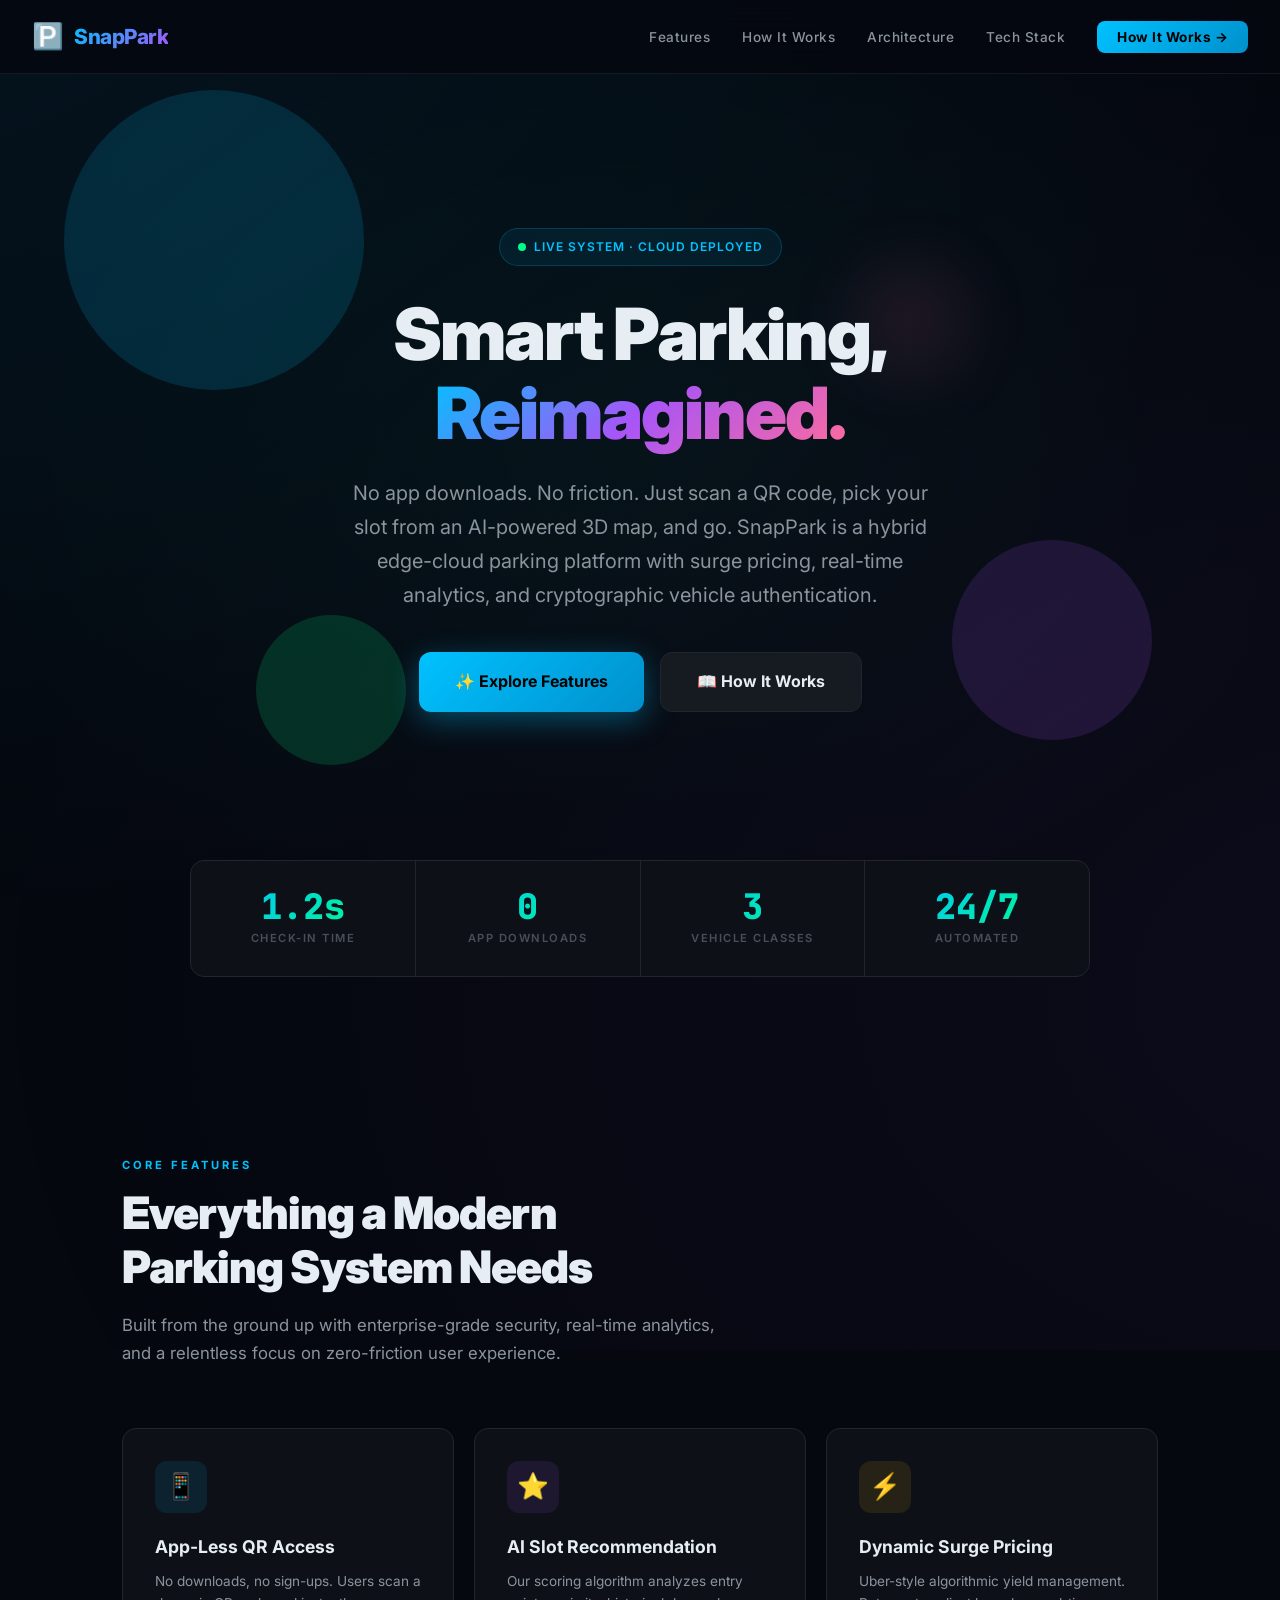
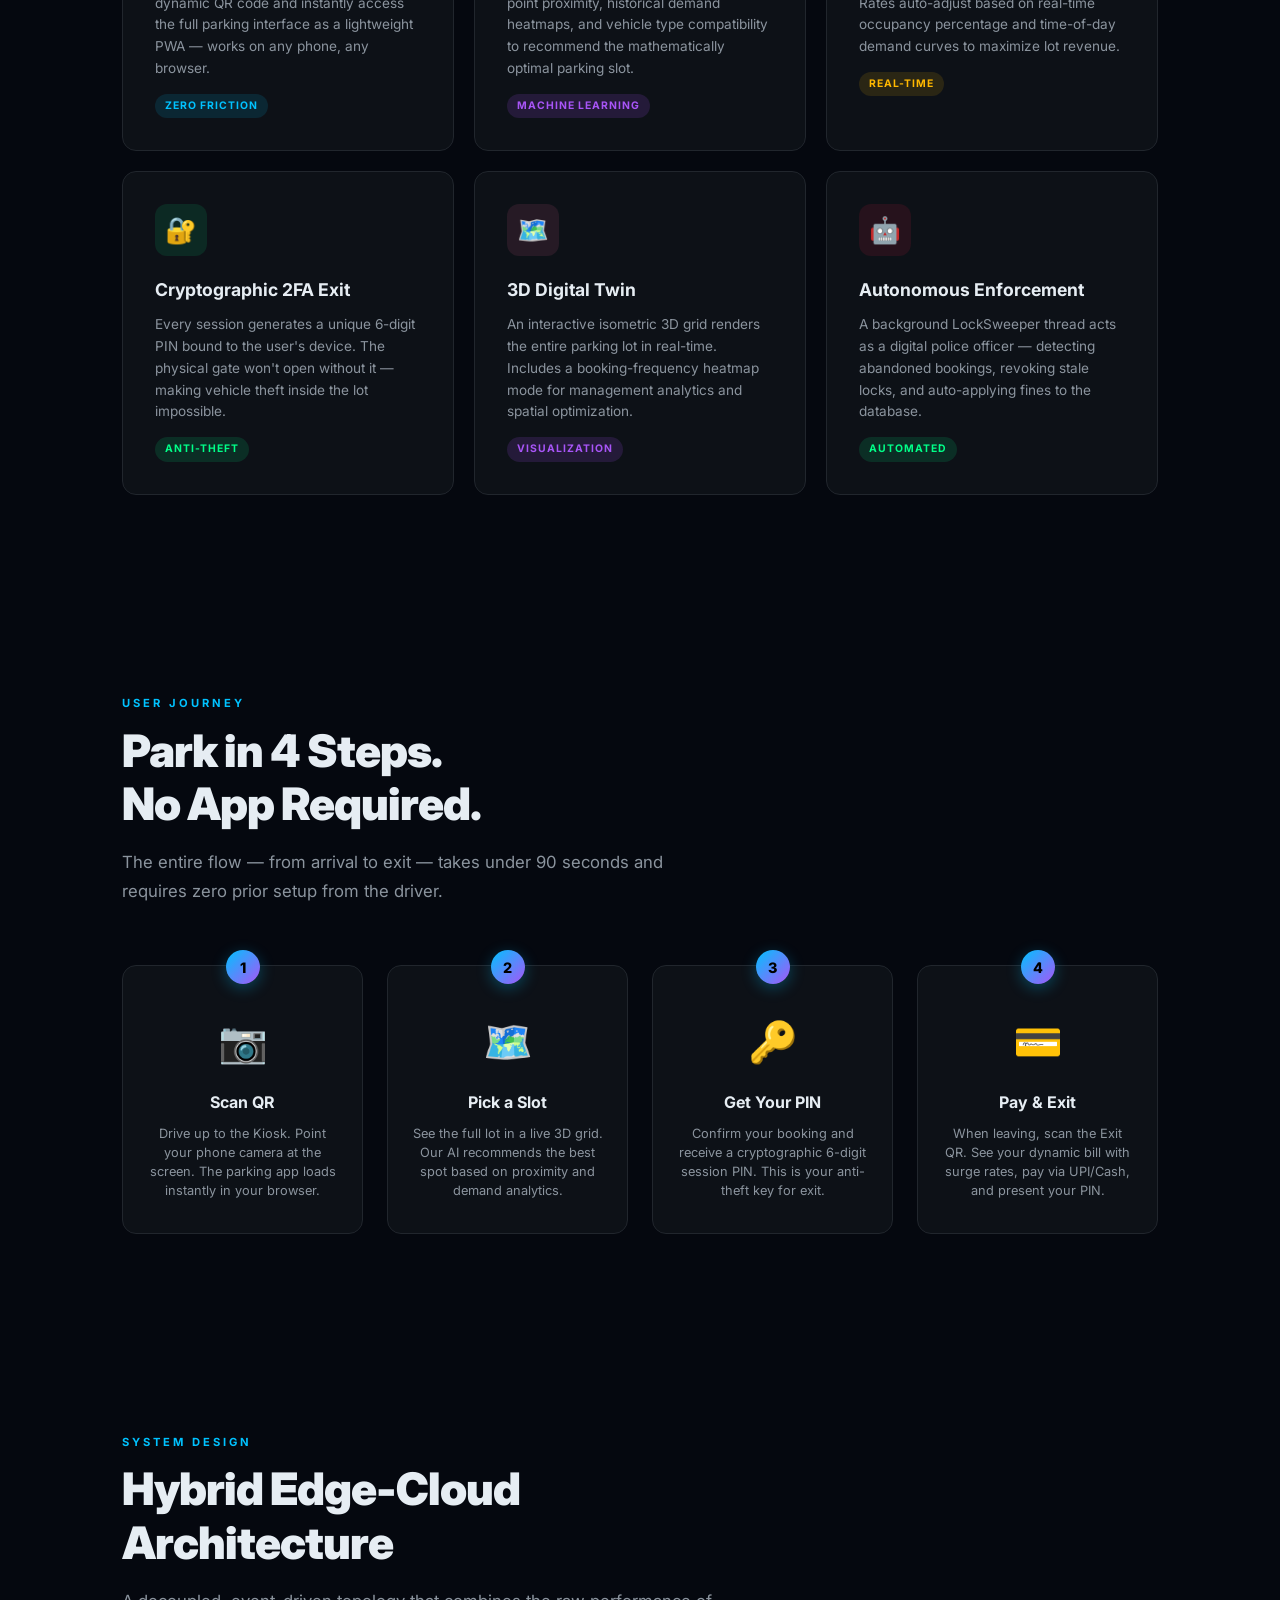
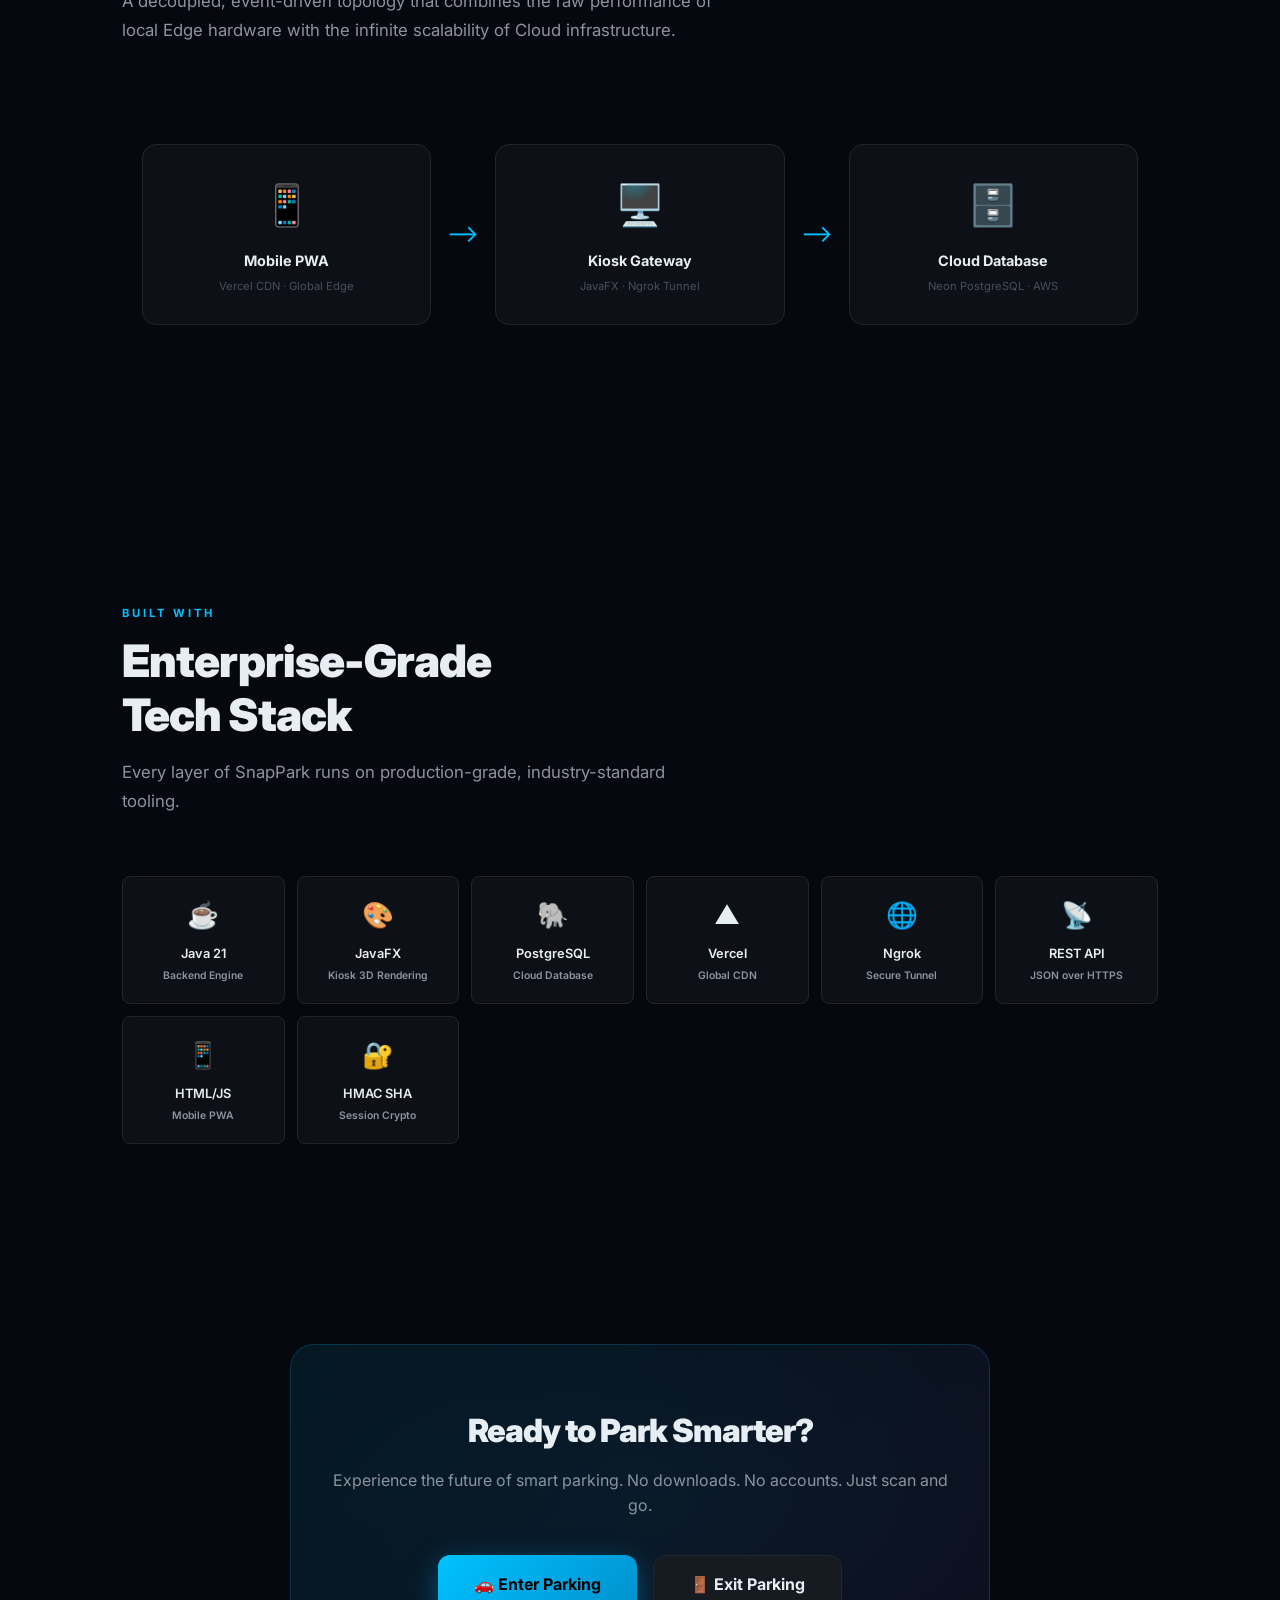
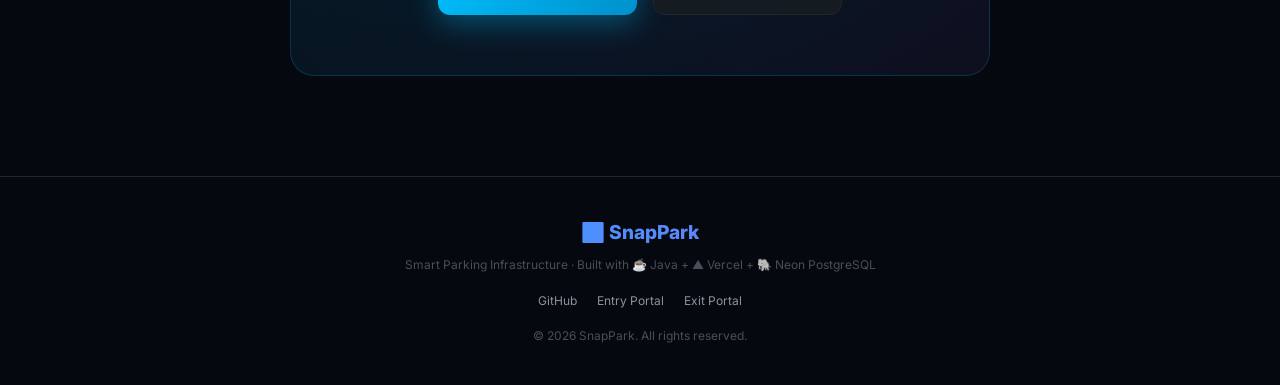
<file: snappark-web/index.html>
<!DOCTYPE html>
<html lang="en">
<head>
    <meta charset="UTF-8">
    <meta name="viewport" content="width=device-width, initial-scale=1.0">
    <title>SnapPark — Smart Parking, Reimagined</title>
    <meta name="description" content="SnapPark is an AI-powered, app-less smart parking system. Scan a QR code, pick your slot, and go. No downloads. No friction. Just park.">
    <link rel="icon" href="data:image/svg+xml,<svg xmlns='http://www.w3.org/2000/svg' viewBox='0 0 100 100'><text y='.9em' font-size='90'>🅿️</text></svg>">
    <link rel="preconnect" href="https://fonts.googleapis.com">
    <link rel="preconnect" href="https://fonts.gstatic.com" crossorigin>
    <link href="https://fonts.googleapis.com/css2?family=Inter:wght@300;400;500;600;700;800;900&family=JetBrains+Mono:wght@400;600&display=swap" rel="stylesheet">
    <style>
        /* ═══════════════════════════════════════════════════════════
           SNAPPARK LANDING PAGE — Premium Dark Theme
           ═══════════════════════════════════════════════════════════ */
        :root {
            --bg-primary:     #05080F;
            --bg-card:        #0D1117;
            --bg-elevated:    #161B22;
            --accent-cyan:    #00C2FF;
            --accent-green:   #00FF88;
            --accent-red:     #FF2244;
            --accent-amber:   #FFB800;
            --accent-purple:  #A855F7;
            --accent-pink:    #FF6B9D;
            --text-primary:   #E6EDF3;
            --text-secondary: #8B949E;
            --text-muted:     #484F58;
            --border:         #21262D;
            --radius:         14px;
            --radius-sm:      8px;
            --transition:     0.3s cubic-bezier(0.4, 0, 0.2, 1);
        }

        * { margin: 0; padding: 0; box-sizing: border-box; }

        html {
            scroll-behavior: smooth;
        }

        body {
            font-family: 'Inter', -apple-system, BlinkMacSystemFont, sans-serif;
            background: var(--bg-primary);
            color: var(--text-primary);
            line-height: 1.6;
            -webkit-font-smoothing: antialiased;
            overflow-x: hidden;
        }

        /* ─── Animated Background ─── */
        body::before {
            content: '';
            position: fixed;
            top: -50%; left: -50%;
            width: 200%; height: 200%;
            background: 
                radial-gradient(ellipse at 20% 20%, rgba(0,194,255,0.07) 0%, transparent 50%),
                radial-gradient(ellipse at 80% 80%, rgba(168,85,247,0.05) 0%, transparent 50%),
                radial-gradient(ellipse at 50% 50%, rgba(0,255,136,0.03) 0%, transparent 40%);
            pointer-events: none;
            z-index: 0;
            animation: bgShift 25s ease-in-out infinite alternate;
        }

        @keyframes bgShift {
            0% { transform: translate(0, 0) rotate(0deg); }
            100% { transform: translate(-5%, -5%) rotate(3deg); }
        }

        /* ─── Animations ─── */
        @keyframes fadeInUp {
            from { opacity: 0; transform: translateY(40px); }
            to { opacity: 1; transform: translateY(0); }
        }
        @keyframes fadeInDown {
            from { opacity: 0; transform: translateY(-30px); }
            to { opacity: 1; transform: translateY(0); }
        }
        @keyframes scaleIn {
            from { transform: scale(0.85); opacity: 0; }
            to { transform: scale(1); opacity: 1; }
        }
        @keyframes float {
            0%, 100% { transform: translateY(0px); }
            50% { transform: translateY(-12px); }
        }
        @keyframes pulse {
            0%, 100% { box-shadow: 0 0 20px rgba(0,194,255,0.2); }
            50% { box-shadow: 0 0 40px rgba(0,194,255,0.5); }
        }
        @keyframes shimmer {
            0% { background-position: -200% 0; }
            100% { background-position: 200% 0; }
        }
        @keyframes slideInLeft {
            from { opacity: 0; transform: translateX(-60px); }
            to { opacity: 1; transform: translateX(0); }
        }
        @keyframes slideInRight {
            from { opacity: 0; transform: translateX(60px); }
            to { opacity: 1; transform: translateX(0); }
        }
        @keyframes gridPulse {
            0%, 100% { opacity: 0.4; }
            50% { opacity: 1; }
        }
        @keyframes countUp {
            from { opacity: 0; transform: scale(0.5); }
            to { opacity: 1; transform: scale(1); }
        }
        @keyframes typewriter {
            from { width: 0; }
            to { width: 100%; }
        }
        @keyframes blink {
            0%, 50% { border-color: var(--accent-cyan); }
            51%, 100% { border-color: transparent; }
        }
        @keyframes orbitSlow {
            from { transform: rotate(0deg); }
            to { transform: rotate(360deg); }
        }

        .reveal {
            opacity: 0;
            transform: translateY(40px);
            transition: all 0.8s cubic-bezier(0.4, 0, 0.2, 1);
        }
        .reveal.visible {
            opacity: 1;
            transform: translateY(0);
        }

        /* ═══════════════════════════════════
           NAVBAR
           ═══════════════════════════════════ */
        .navbar {
            position: fixed;
            top: 0; left: 0; right: 0;
            z-index: 100;
            padding: 16px 32px;
            display: flex;
            justify-content: space-between;
            align-items: center;
            background: rgba(5, 8, 15, 0.85);
            backdrop-filter: blur(20px) saturate(180%);
            -webkit-backdrop-filter: blur(20px) saturate(180%);
            border-bottom: 1px solid rgba(33, 38, 45, 0.6);
            transition: all 0.4s ease;
        }

        .navbar.scrolled {
            padding: 10px 32px;
            background: rgba(5, 8, 15, 0.95);
        }

        .nav-brand {
            display: flex;
            align-items: center;
            gap: 10px;
            text-decoration: none;
        }

        .nav-logo {
            font-size: 1.6rem;
        }

        .nav-name {
            font-size: 1.3rem;
            font-weight: 800;
            letter-spacing: -0.5px;
            background: linear-gradient(135deg, var(--accent-cyan), var(--accent-purple));
            -webkit-background-clip: text;
            -webkit-text-fill-color: transparent;
            background-clip: text;
        }

        .nav-links {
            display: flex;
            gap: 32px;
            align-items: center;
            list-style: none;
        }

        .nav-links a {
            text-decoration: none;
            color: var(--text-secondary);
            font-size: 0.85rem;
            font-weight: 500;
            letter-spacing: 0.5px;
            transition: color var(--transition);
            position: relative;
        }

        .nav-links a::after {
            content: '';
            position: absolute;
            bottom: -4px; left: 0;
            width: 0; height: 2px;
            background: var(--accent-cyan);
            transition: width var(--transition);
        }

        .nav-links a:hover { color: var(--accent-cyan); }
        .nav-links a:hover::after { width: 100%; }

        .nav-cta {
            padding: 8px 20px !important;
            background: linear-gradient(135deg, var(--accent-cyan), #0090cc) !important;
            color: #000 !important;
            border-radius: 8px;
            font-weight: 700 !important;
            -webkit-text-fill-color: #000 !important;
        }

        .nav-cta:hover {
            box-shadow: 0 4px 20px rgba(0,194,255,0.4);
            transform: translateY(-1px);
        }

        .nav-cta::after { display: none !important; }

        /* ═══════════════════════════════════
           HERO SECTION
           ═══════════════════════════════════ */
        .hero {
            position: relative;
            z-index: 1;
            min-height: 100vh;
            display: flex;
            align-items: center;
            justify-content: center;
            padding: 120px 32px 80px;
            text-align: center;
        }

        .hero-content {
            max-width: 800px;
        }

        .hero-badge {
            display: inline-flex;
            align-items: center;
            gap: 8px;
            padding: 8px 18px;
            background: rgba(0,194,255,0.08);
            border: 1px solid rgba(0,194,255,0.2);
            border-radius: 40px;
            font-size: 0.75rem;
            font-weight: 600;
            color: var(--accent-cyan);
            margin-bottom: 28px;
            animation: fadeInDown 0.8s ease-out;
            letter-spacing: 1px;
            text-transform: uppercase;
        }

        .hero-badge .pulse-dot {
            width: 8px; height: 8px;
            border-radius: 50%;
            background: var(--accent-green);
            animation: gridPulse 2s ease-in-out infinite;
        }

        .hero h1 {
            font-size: clamp(2.5rem, 6vw, 4.5rem);
            font-weight: 900;
            line-height: 1.1;
            letter-spacing: -2px;
            margin-bottom: 24px;
            animation: fadeInUp 0.8s ease-out 0.2s both;
        }

        .hero h1 .gradient-text {
            background: linear-gradient(135deg, var(--accent-cyan) 0%, var(--accent-purple) 50%, var(--accent-pink) 100%);
            -webkit-background-clip: text;
            -webkit-text-fill-color: transparent;
            background-clip: text;
        }

        .hero p {
            font-size: clamp(1rem, 2vw, 1.25rem);
            color: var(--text-secondary);
            max-width: 580px;
            margin: 0 auto 40px;
            line-height: 1.7;
            animation: fadeInUp 0.8s ease-out 0.4s both;
        }

        .hero-buttons {
            display: flex;
            gap: 16px;
            justify-content: center;
            flex-wrap: wrap;
            animation: fadeInUp 0.8s ease-out 0.6s both;
        }

        .hero-btn {
            padding: 16px 36px;
            border-radius: 12px;
            font-family: 'Inter', sans-serif;
            font-size: 1rem;
            font-weight: 700;
            text-decoration: none;
            transition: all var(--transition);
            display: inline-flex;
            align-items: center;
            gap: 10px;
            cursor: pointer;
            border: none;
        }

        .hero-btn-primary {
            background: linear-gradient(135deg, var(--accent-cyan), #0090cc);
            color: #000;
            box-shadow: 0 8px 30px rgba(0,194,255,0.35);
        }

        .hero-btn-primary:hover {
            box-shadow: 0 12px 45px rgba(0,194,255,0.5);
            transform: translateY(-3px);
        }

        .hero-btn-secondary {
            background: var(--bg-elevated);
            border: 1.5px solid var(--border);
            color: var(--text-primary);
        }

        .hero-btn-secondary:hover {
            border-color: var(--accent-cyan);
            box-shadow: 0 8px 30px rgba(0,194,255,0.15);
            transform: translateY(-3px);
        }

        /* Floating particles behind hero */
        .hero-particles {
            position: absolute;
            inset: 0;
            overflow: hidden;
            pointer-events: none;
        }

        .particle {
            position: absolute;
            border-radius: 50%;
            opacity: 0.15;
            animation: float 8s ease-in-out infinite;
        }

        .particle:nth-child(1) { width: 300px; height: 300px; background: var(--accent-cyan); top: 10%; left: 5%; animation-delay: 0s; }
        .particle:nth-child(2) { width: 200px; height: 200px; background: var(--accent-purple); top: 60%; right: 10%; animation-delay: 2s; }
        .particle:nth-child(3) { width: 150px; height: 150px; background: var(--accent-green); bottom: 15%; left: 20%; animation-delay: 4s; }
        .particle:nth-child(4) { width: 100px; height: 100px; background: var(--accent-pink); top: 30%; right: 25%; animation-delay: 1s; filter: blur(40px); }

        /* ═══════════════════════════════════
           STATS BAR
           ═══════════════════════════════════ */
        .stats-section {
            position: relative;
            z-index: 1;
            padding: 0 32px;
            margin-top: -40px;
            margin-bottom: 80px;
        }

        .stats-grid {
            max-width: 900px;
            margin: 0 auto;
            display: grid;
            grid-template-columns: repeat(4, 1fr);
            gap: 1px;
            background: var(--border);
            border-radius: var(--radius);
            overflow: hidden;
            border: 1px solid var(--border);
        }

        .stat-card {
            background: var(--bg-card);
            padding: 28px 20px;
            text-align: center;
            transition: background var(--transition);
        }

        .stat-card:hover { background: var(--bg-elevated); }

        .stat-number {
            font-size: 2.2rem;
            font-weight: 900;
            font-family: 'JetBrains Mono', monospace;
            background: linear-gradient(135deg, var(--accent-cyan), var(--accent-green));
            -webkit-background-clip: text;
            -webkit-text-fill-color: transparent;
            background-clip: text;
            line-height: 1;
            margin-bottom: 6px;
        }

        .stat-label {
            font-size: 0.7rem;
            color: var(--text-muted);
            text-transform: uppercase;
            letter-spacing: 1.5px;
            font-weight: 600;
        }

        /* ═══════════════════════════════════
           FEATURES SECTION
           ═══════════════════════════════════ */
        .section {
            position: relative;
            z-index: 1;
            padding: 100px 32px;
            max-width: 1100px;
            margin: 0 auto;
        }

        .section-label {
            font-size: 0.7rem;
            font-weight: 700;
            letter-spacing: 3px;
            text-transform: uppercase;
            color: var(--accent-cyan);
            margin-bottom: 12px;
        }

        .section-title {
            font-size: clamp(1.8rem, 4vw, 2.8rem);
            font-weight: 900;
            letter-spacing: -1px;
            line-height: 1.2;
            margin-bottom: 16px;
        }

        .section-desc {
            font-size: 1.05rem;
            color: var(--text-secondary);
            max-width: 600px;
            line-height: 1.7;
            margin-bottom: 60px;
        }

        .features-grid {
            display: grid;
            grid-template-columns: repeat(auto-fit, minmax(300px, 1fr));
            gap: 20px;
        }

        .feature-card {
            background: var(--bg-card);
            border: 1px solid var(--border);
            border-radius: var(--radius);
            padding: 32px;
            transition: all var(--transition);
            position: relative;
            overflow: hidden;
        }

        .feature-card::before {
            content: '';
            position: absolute;
            top: 0; left: 0; right: 0;
            height: 3px;
            background: linear-gradient(90deg, var(--accent-cyan), var(--accent-purple));
            transform: scaleX(0);
            transform-origin: left;
            transition: transform 0.5s ease;
        }

        .feature-card:hover::before { transform: scaleX(1); }

        .feature-card:hover {
            border-color: rgba(0,194,255,0.2);
            transform: translateY(-4px);
            box-shadow: 0 20px 40px rgba(0,0,0,0.3);
        }

        .feature-icon {
            width: 52px; height: 52px;
            border-radius: 12px;
            display: flex;
            align-items: center;
            justify-content: center;
            font-size: 1.6rem;
            margin-bottom: 20px;
        }

        .feature-icon.cyan { background: rgba(0,194,255,0.1); }
        .feature-icon.green { background: rgba(0,255,136,0.1); }
        .feature-icon.purple { background: rgba(168,85,247,0.1); }
        .feature-icon.amber { background: rgba(255,184,0,0.1); }
        .feature-icon.pink { background: rgba(255,107,157,0.1); }
        .feature-icon.red { background: rgba(255,34,68,0.1); }

        .feature-card h3 {
            font-size: 1.1rem;
            font-weight: 700;
            margin-bottom: 10px;
        }

        .feature-card p {
            font-size: 0.85rem;
            color: var(--text-secondary);
            line-height: 1.6;
        }

        .feature-tag {
            display: inline-block;
            padding: 4px 10px;
            border-radius: 20px;
            font-size: 0.65rem;
            font-weight: 700;
            letter-spacing: 1px;
            text-transform: uppercase;
            margin-top: 14px;
        }

        .feature-tag.ai { background: rgba(168,85,247,0.15); color: var(--accent-purple); }
        .feature-tag.cloud { background: rgba(0,194,255,0.12); color: var(--accent-cyan); }
        .feature-tag.security { background: rgba(0,255,136,0.12); color: var(--accent-green); }
        .feature-tag.iot { background: rgba(255,184,0,0.12); color: var(--accent-amber); }

        /* ═══════════════════════════════════
           ARCHITECTURE SECTION
           ═══════════════════════════════════ */
        .arch-diagram {
            display: grid;
            grid-template-columns: 1fr auto 1fr auto 1fr;
            align-items: center;
            gap: 16px;
            padding: 40px 20px;
            margin-bottom: 40px;
        }

        .arch-node {
            background: var(--bg-card);
            border: 1px solid var(--border);
            border-radius: var(--radius);
            padding: 28px 20px;
            text-align: center;
            transition: all var(--transition);
        }

        .arch-node:hover {
            border-color: var(--accent-cyan);
            box-shadow: 0 0 30px rgba(0,194,255,0.15);
        }

        .arch-node-icon {
            font-size: 2.5rem;
            margin-bottom: 12px;
            display: block;
        }

        .arch-node-title {
            font-size: 0.9rem;
            font-weight: 700;
            margin-bottom: 6px;
        }

        .arch-node-desc {
            font-size: 0.7rem;
            color: var(--text-muted);
        }

        .arch-arrow {
            font-size: 1.5rem;
            color: var(--accent-cyan);
            text-align: center;
            animation: pulse 2.5s ease-in-out infinite;
        }

        /* ═══════════════════════════════════
           HOW IT WORKS
           ═══════════════════════════════════ */
        .steps-grid {
            display: grid;
            grid-template-columns: repeat(auto-fit, minmax(220px, 1fr));
            gap: 24px;
            counter-reset: step-counter;
        }

        .step-card {
            background: var(--bg-card);
            border: 1px solid var(--border);
            border-radius: var(--radius);
            padding: 32px 24px;
            text-align: center;
            position: relative;
            counter-increment: step-counter;
            transition: all var(--transition);
        }

        .step-card:hover {
            border-color: rgba(0,194,255,0.3);
            transform: translateY(-4px);
        }

        .step-card::before {
            content: counter(step-counter);
            position: absolute;
            top: -16px; left: 50%;
            transform: translateX(-50%);
            width: 34px; height: 34px;
            border-radius: 50%;
            background: linear-gradient(135deg, var(--accent-cyan), var(--accent-purple));
            color: #000;
            font-weight: 800;
            font-size: 0.9rem;
            display: flex;
            align-items: center;
            justify-content: center;
            box-shadow: 0 4px 15px rgba(0,194,255,0.3);
        }

        .step-icon {
            font-size: 2.5rem;
            margin: 12px 0 16px;
        }

        .step-card h3 {
            font-size: 1rem;
            font-weight: 700;
            margin-bottom: 8px;
        }

        .step-card p {
            font-size: 0.8rem;
            color: var(--text-secondary);
            line-height: 1.5;
        }

        /* ═══════════════════════════════════
           TECH STACK
           ═══════════════════════════════════ */
        .tech-grid {
            display: grid;
            grid-template-columns: repeat(auto-fit, minmax(145px, 1fr));
            gap: 12px;
        }

        .tech-chip {
            background: var(--bg-card);
            border: 1px solid var(--border);
            border-radius: var(--radius-sm);
            padding: 18px 14px;
            text-align: center;
            font-size: 0.8rem;
            font-weight: 600;
            transition: all var(--transition);
        }

        .tech-chip:hover {
            border-color: var(--accent-cyan);
            transform: translateY(-3px);
        }

        .tech-chip .tech-emoji {
            display: block;
            font-size: 1.6rem;
            margin-bottom: 8px;
        }

        .tech-chip span:last-child {
            color: var(--text-secondary);
            font-size: 0.65rem;
            display: block;
            margin-top: 4px;
        }

        /* ═══════════════════════════════════
           CTA SECTION
           ═══════════════════════════════════ */
        .cta-section {
            position: relative;
            z-index: 1;
            text-align: center;
            padding: 100px 32px;
        }

        .cta-box {
            max-width: 700px;
            margin: 0 auto;
            background: linear-gradient(135deg, rgba(0,194,255,0.08), rgba(168,85,247,0.06));
            border: 1px solid rgba(0,194,255,0.2);
            border-radius: 24px;
            padding: 60px 40px;
            position: relative;
            overflow: hidden;
        }

        .cta-box::before {
            content: '';
            position: absolute;
            top: -50%; left: -50%;
            width: 200%; height: 200%;
            background: radial-gradient(ellipse at center, rgba(0,194,255,0.05) 0%, transparent 60%);
            animation: orbitSlow 20s linear infinite;
        }

        .cta-box h2 {
            font-size: 2rem;
            font-weight: 900;
            letter-spacing: -1px;
            margin-bottom: 12px;
            position: relative;
        }

        .cta-box p {
            font-size: 1rem;
            color: var(--text-secondary);
            margin-bottom: 36px;
            position: relative;
        }

        .cta-buttons {
            display: flex;
            gap: 16px;
            justify-content: center;
            position: relative;
            flex-wrap: wrap;
        }

        /* ═══════════════════════════════════
           FOOTER
           ═══════════════════════════════════ */
        .footer {
            position: relative;
            z-index: 1;
            text-align: center;
            padding: 40px 32px;
            border-top: 1px solid var(--border);
        }

        .footer-brand {
            font-size: 1.2rem;
            font-weight: 800;
            background: linear-gradient(135deg, var(--accent-cyan), var(--accent-purple));
            -webkit-background-clip: text;
            -webkit-text-fill-color: transparent;
            background-clip: text;
            margin-bottom: 8px;
        }

        .footer p {
            font-size: 0.75rem;
            color: var(--text-muted);
        }

        .footer-links {
            display: flex;
            gap: 20px;
            justify-content: center;
            margin-top: 16px;
        }

        .footer-links a {
            font-size: 0.75rem;
            color: var(--text-secondary);
            text-decoration: none;
            transition: color var(--transition);
        }

        .footer-links a:hover { color: var(--accent-cyan); }

        /* ═══════════════════════════════════
           RESPONSIVE
           ═══════════════════════════════════ */
        @media (max-width: 768px) {
            .navbar { padding: 12px 16px; }
            .nav-links { display: none; }
            .hero { padding: 100px 20px 60px; }
            .stats-grid { grid-template-columns: repeat(2, 1fr); }
            .section { padding: 60px 20px; }
            .arch-diagram { 
                grid-template-columns: 1fr;
                gap: 12px;
            }
            .arch-arrow { transform: rotate(90deg); }
            .cta-box { padding: 40px 24px; }
        }

        @media (max-width: 480px) {
            .features-grid { grid-template-columns: 1fr; }
            .steps-grid { grid-template-columns: 1fr 1fr; }
        }
    </style>
</head>
<body>

    <!-- ═══════════ NAVBAR ═══════════ -->
    <nav class="navbar" id="navbar">
        <a href="#" class="nav-brand">
            <span class="nav-logo">🅿️</span>
            <span class="nav-name">SnapPark</span>
        </a>
        <ul class="nav-links">
            <li><a href="#features">Features</a></li>
            <li><a href="#how-it-works">How It Works</a></li>
            <li><a href="#architecture">Architecture</a></li>
            <li><a href="#tech">Tech Stack</a></li>
            <li><a href="#how-it-works" class="nav-cta">How It Works →</a></li>
        </ul>
    </nav>

    <!-- ═══════════ HERO ═══════════ -->
    <section class="hero" id="hero">
        <div class="hero-particles">
            <div class="particle"></div>
            <div class="particle"></div>
            <div class="particle"></div>
            <div class="particle"></div>
        </div>
        <div class="hero-content">
            <div class="hero-badge">
                <span class="pulse-dot"></span>
                Live System · Cloud Deployed
            </div>
            <h1>
                Smart Parking,<br>
                <span class="gradient-text">Reimagined.</span>
            </h1>
            <p>
                No app downloads. No friction. Just scan a QR code, pick your slot from an AI-powered 3D map, and go. 
                SnapPark is a hybrid edge-cloud parking platform with surge pricing, real-time analytics, and cryptographic vehicle authentication.
            </p>
            <div class="hero-buttons">
                <a href="#features" class="hero-btn hero-btn-primary">
                    ✨ Explore Features
                </a>
                <a href="#how-it-works" class="hero-btn hero-btn-secondary">
                    📖 How It Works
                </a>
            </div>
        </div>
    </section>

    <!-- ═══════════ STATS ═══════════ -->
    <div class="stats-section">
        <div class="stats-grid">
            <div class="stat-card">
                <div class="stat-number">1.2s</div>
                <div class="stat-label">Check-In Time</div>
            </div>
            <div class="stat-card">
                <div class="stat-number">0</div>
                <div class="stat-label">App Downloads</div>
            </div>
            <div class="stat-card">
                <div class="stat-number">3</div>
                <div class="stat-label">Vehicle Classes</div>
            </div>
            <div class="stat-card">
                <div class="stat-number">24/7</div>
                <div class="stat-label">Automated</div>
            </div>
        </div>
    </div>

    <!-- ═══════════ FEATURES ═══════════ -->
    <section class="section" id="features">
        <div class="reveal">
            <div class="section-label">Core Features</div>
            <h2 class="section-title">Everything a Modern<br>Parking System Needs</h2>
            <p class="section-desc">
                Built from the ground up with enterprise-grade security, real-time analytics, and a relentless focus on zero-friction user experience.
            </p>
        </div>

        <div class="features-grid">
            <div class="feature-card reveal">
                <div class="feature-icon cyan">📱</div>
                <h3>App-Less QR Access</h3>
                <p>No downloads, no sign-ups. Users scan a dynamic QR code and instantly access the full parking interface as a lightweight PWA — works on any phone, any browser.</p>
                <span class="feature-tag cloud">Zero Friction</span>
            </div>

            <div class="feature-card reveal">
                <div class="feature-icon purple">⭐</div>
                <h3>AI Slot Recommendation</h3>
                <p>Our scoring algorithm analyzes entry point proximity, historical demand heatmaps, and vehicle type compatibility to recommend the mathematically optimal parking slot.</p>
                <span class="feature-tag ai">Machine Learning</span>
            </div>

            <div class="feature-card reveal">
                <div class="feature-icon amber">⚡</div>
                <h3>Dynamic Surge Pricing</h3>
                <p>Uber-style algorithmic yield management. Rates auto-adjust based on real-time occupancy percentage and time-of-day demand curves to maximize lot revenue.</p>
                <span class="feature-tag iot">Real-Time</span>
            </div>

            <div class="feature-card reveal">
                <div class="feature-icon green">🔐</div>
                <h3>Cryptographic 2FA Exit</h3>
                <p>Every session generates a unique 6-digit PIN bound to the user's device. The physical gate won't open without it — making vehicle theft inside the lot impossible.</p>
                <span class="feature-tag security">Anti-Theft</span>
            </div>

            <div class="feature-card reveal">
                <div class="feature-icon pink">🗺️</div>
                <h3>3D Digital Twin</h3>
                <p>An interactive isometric 3D grid renders the entire parking lot in real-time. Includes a booking-frequency heatmap mode for management analytics and spatial optimization.</p>
                <span class="feature-tag ai">Visualization</span>
            </div>

            <div class="feature-card reveal">
                <div class="feature-icon red">🤖</div>
                <h3>Autonomous Enforcement</h3>
                <p>A background LockSweeper thread acts as a digital police officer — detecting abandoned bookings, revoking stale locks, and auto-applying fines to the database.</p>
                <span class="feature-tag security">Automated</span>
            </div>
        </div>
    </section>

    <!-- ═══════════ HOW IT WORKS ═══════════ -->
    <section class="section" id="how-it-works">
        <div class="reveal">
            <div class="section-label">User Journey</div>
            <h2 class="section-title">Park in 4 Steps.<br>No App Required.</h2>
            <p class="section-desc">
                The entire flow — from arrival to exit — takes under 90 seconds and requires zero prior setup from the driver.
            </p>
        </div>

        <div class="steps-grid">
            <div class="step-card reveal">
                <div class="step-icon">📷</div>
                <h3>Scan QR</h3>
                <p>Drive up to the Kiosk. Point your phone camera at the screen. The parking app loads instantly in your browser.</p>
            </div>
            <div class="step-card reveal">
                <div class="step-icon">🗺️</div>
                <h3>Pick a Slot</h3>
                <p>See the full lot in a live 3D grid. Our AI recommends the best spot based on proximity and demand analytics.</p>
            </div>
            <div class="step-card reveal">
                <div class="step-icon">🔑</div>
                <h3>Get Your PIN</h3>
                <p>Confirm your booking and receive a cryptographic 6-digit session PIN. This is your anti-theft key for exit.</p>
            </div>
            <div class="step-card reveal">
                <div class="step-icon">💳</div>
                <h3>Pay & Exit</h3>
                <p>When leaving, scan the Exit QR. See your dynamic bill with surge rates, pay via UPI/Cash, and present your PIN.</p>
            </div>
        </div>
    </section>

    <!-- ═══════════ ARCHITECTURE ═══════════ -->
    <section class="section" id="architecture">
        <div class="reveal">
            <div class="section-label">System Design</div>
            <h2 class="section-title">Hybrid Edge-Cloud<br>Architecture</h2>
            <p class="section-desc">
                A decoupled, event-driven topology that combines the raw performance of local Edge hardware with the infinite scalability of Cloud infrastructure.
            </p>
        </div>

        <div class="arch-diagram reveal">
            <div class="arch-node">
                <span class="arch-node-icon">📱</span>
                <div class="arch-node-title">Mobile PWA</div>
                <div class="arch-node-desc">Vercel CDN · Global Edge</div>
            </div>
            <div class="arch-arrow">⟶</div>
            <div class="arch-node">
                <span class="arch-node-icon">🖥️</span>
                <div class="arch-node-title">Kiosk Gateway</div>
                <div class="arch-node-desc">JavaFX · Ngrok Tunnel</div>
            </div>
            <div class="arch-arrow">⟶</div>
            <div class="arch-node">
                <span class="arch-node-icon">🗄️</span>
                <div class="arch-node-title">Cloud Database</div>
                <div class="arch-node-desc">Neon PostgreSQL · AWS</div>
            </div>
        </div>
    </section>

    <!-- ═══════════ TECH STACK ═══════════ -->
    <section class="section" id="tech">
        <div class="reveal">
            <div class="section-label">Built With</div>
            <h2 class="section-title">Enterprise-Grade<br>Tech Stack</h2>
            <p class="section-desc">
                Every layer of SnapPark runs on production-grade, industry-standard tooling.
            </p>
        </div>

        <div class="tech-grid reveal">
            <div class="tech-chip"><span class="tech-emoji">☕</span>Java 21<span>Backend Engine</span></div>
            <div class="tech-chip"><span class="tech-emoji">🎨</span>JavaFX<span>Kiosk 3D Rendering</span></div>
            <div class="tech-chip"><span class="tech-emoji">🐘</span>PostgreSQL<span>Cloud Database</span></div>
            <div class="tech-chip"><span class="tech-emoji">▲</span>Vercel<span>Global CDN</span></div>
            <div class="tech-chip"><span class="tech-emoji">🌐</span>Ngrok<span>Secure Tunnel</span></div>
            <div class="tech-chip"><span class="tech-emoji">📡</span>REST API<span>JSON over HTTPS</span></div>
            <div class="tech-chip"><span class="tech-emoji">📱</span>HTML/JS<span>Mobile PWA</span></div>
            <div class="tech-chip"><span class="tech-emoji">🔐</span>HMAC SHA<span>Session Crypto</span></div>
        </div>
    </section>

    <!-- ═══════════ CTA ═══════════ -->
    <section class="cta-section">
        <div class="cta-box reveal">
            <h2>Ready to Park Smarter?</h2>
            <p>Experience the future of smart parking. No downloads. No accounts. Just scan and go.</p>
            <div class="cta-buttons">
                <a href="entry.html" class="hero-btn hero-btn-primary">🚗 Enter Parking</a>
                <a href="exit.html" class="hero-btn hero-btn-secondary">🚪 Exit Parking</a>
            </div>
        </div>
    </section>

    <!-- ═══════════ FOOTER ═══════════ -->
    <footer class="footer">
        <div class="footer-brand">🅿️ SnapPark</div>
        <p>Smart Parking Infrastructure · Built with ☕ Java + ▲ Vercel + 🐘 Neon PostgreSQL</p>
        <div class="footer-links">
            <a href="https://github.com/rajmodi262/SnapPark-Smart-Parking" target="_blank">GitHub</a>
            <a href="entry.html">Entry Portal</a>
            <a href="exit.html">Exit Portal</a>
        </div>
        <p style="margin-top:16px; color:var(--text-muted);">© 2026 SnapPark. All rights reserved.</p>
    </footer>

    <!-- ═══════════ SCRIPTS ═══════════ -->
    <script>
        // Navbar scroll effect
        window.addEventListener('scroll', () => {
            document.getElementById('navbar').classList.toggle('scrolled', window.scrollY > 60);
        });

        // Scroll reveal
        const observer = new IntersectionObserver((entries) => {
            entries.forEach((entry, i) => {
                if (entry.isIntersecting) {
                    setTimeout(() => {
                        entry.target.classList.add('visible');
                    }, i * 100);
                    observer.unobserve(entry.target);
                }
            });
        }, { threshold: 0.15 });

        document.querySelectorAll('.reveal').forEach(el => observer.observe(el));

        // Animated counting for stats
        function animateCount(el, target, suffix = '') {
            let current = 0;
            const step = target / 40;
            const timer = setInterval(() => {
                current += step;
                if (current >= target) { current = target; clearInterval(timer); }
                el.textContent = Math.round(current) + suffix;
            }, 30);
        }

        const statsObserver = new IntersectionObserver((entries) => {
            entries.forEach(entry => {
                if (entry.isIntersecting) {
                    statsObserver.unobserve(entry.target);
                }
            });
        }, { threshold: 0.5 });
    </script>

</body>
</html>
</file>
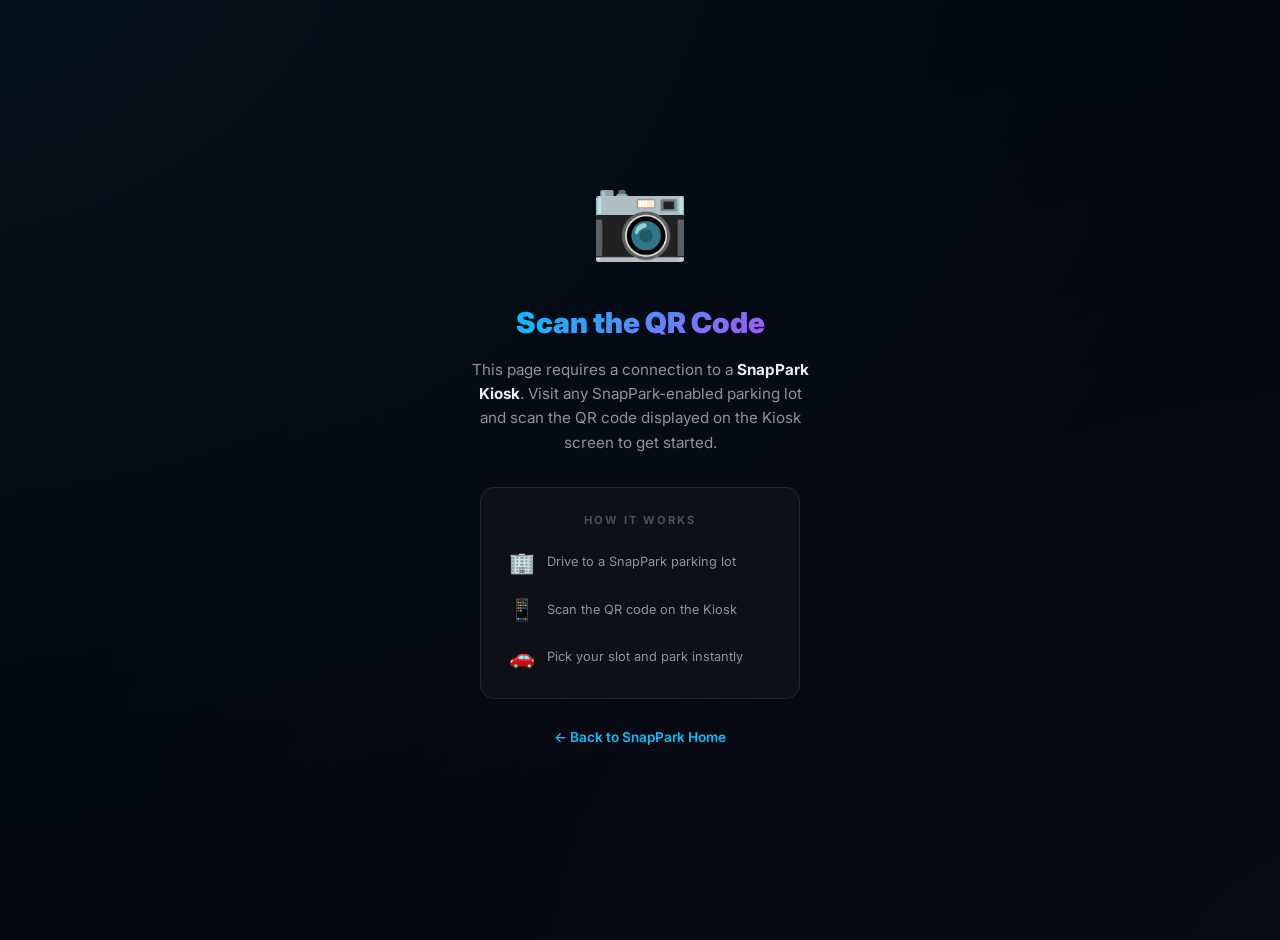
<file: snappark-web/entry.html>
<!DOCTYPE html>
<html lang="en">
<head>
    <meta charset="UTF-8">
    <meta name="viewport" content="width=device-width, initial-scale=1.0, maximum-scale=1.0, user-scalable=no">
    <title>SnapPark — Smart Entry</title>
    <meta name="description" content="SnapPark smart parking check-in. Select a slot, confirm your vehicle, and get your session PIN.">
    <link rel="stylesheet" href="style.css">
</head>
<body>
<div class="app-container">

    <!-- Header -->
    <header class="app-header">
        <div class="logo">🅿️ SnapPark</div>
        <div class="subtitle">Smart Entry</div>
    </header>

    <!-- Live Stats -->
    <div class="stats-bar" id="statsBar">
        <div class="stat-item"><span class="stat-dot green"></span> <span id="availCount">—</span> Available</div>
        <div class="stat-item"><span class="stat-dot red"></span> <span id="occCount">—</span> Occupied</div>
        <div class="stat-item"><span class="stat-dot blue"></span> <span id="occPct">—</span>% Full</div>
    </div>

    <!-- Step Indicator -->
    <div class="step-indicator" id="stepIndicator">
        <div class="step-item">
            <div class="step-dot active" id="dot1">1</div>
        </div>
        <div class="step-line" id="line1"></div>
        <div class="step-item">
            <div class="step-dot" id="dot2">2</div>
        </div>
        <div class="step-line" id="line2"></div>
        <div class="step-item">
            <div class="step-dot" id="dot3">3</div>
        </div>
    </div>

    <!-- Error alert area -->
    <div id="alertArea"></div>

    <!-- ═════════ STEP 1: Vehicle Details ═════════ -->
    <div class="step-screen active" id="step1">
        <div class="card" style="animation-delay:0.1s">
            <div class="card-title"><span class="icon">📱</span> Your Details</div>
            <div class="form-group">
                <label class="form-label">Phone Number</label>
                <input type="tel" class="form-input" id="phoneInput" placeholder="+91 98765 43210"
                       maxlength="15" autocomplete="tel" inputmode="numeric">
            </div>
        </div>

        <div class="card" style="animation-delay:0.2s">
            <div class="card-title"><span class="icon">🚗</span> Vehicle Details</div>
            <div class="form-group">
                <label class="form-label">Vehicle Number</label>
                <input type="text" class="form-input mono" id="plateInput" placeholder="MH12AB1234"
                       maxlength="12" autocomplete="off" autocapitalize="characters">
                <div id="plateBadge"></div>
            </div>
            <div class="form-group">
                <label class="form-label">Vehicle Type</label>
                <div class="type-selector" id="typeSelector">
                    <button class="type-btn" data-type="BIKE" id="typeBike">
                        <span class="type-icon">🏍️</span>
                        <span>BIKE</span>
                        <span class="type-price" id="priceBike">₹20/hr</span>
                    </button>
                    <button class="type-btn selected" data-type="CAR" id="typeCar">
                        <span class="type-icon">🚗</span>
                        <span>CAR</span>
                        <span class="type-price" id="priceCar">₹50/hr</span>
                    </button>
                    <button class="type-btn" data-type="SUV" id="typeSuv">
                        <span class="type-icon">🚙</span>
                        <span>SUV</span>
                        <span class="type-price" id="priceSuv">₹80/hr</span>
                    </button>
                </div>
            </div>
        </div>

        <!-- Rate Preview -->
        <div class="rate-preview" id="ratePreview" style="animation-delay:0.3s">
            <div class="rate-row">
                <span>Your Rate</span>
                <span class="rate-value" id="rateValue">₹50/hr</span>
            </div>
            <div class="rate-row" id="surgeRow" style="display:none">
                <span id="surgeLabel">⚡ Surge Active</span>
                <span class="surge-badge" id="surgeBadge">+20%</span>
            </div>
            <div class="rate-row" id="discountRow" style="display:none">
                <span id="discountLabel">🌙 Night Discount</span>
                <span class="discount-badge" id="discountBadge">-10%</span>
            </div>
            <div class="rate-row" style="border:none;padding-top:6px">
                <span style="color:var(--text-muted);font-size:0.75rem">First 15 minutes FREE</span>
            </div>
        </div>

        <div style="height:16px"></div>
        <button class="btn btn-primary" id="btnNext1">Next — Select Slot →</button>
    </div>

    <!-- ═════════ STEP 2: Slot Selection ═════════ -->
    <div class="step-screen" id="step2">
        <div class="card">
            <div class="card-title"><span class="icon">🗺️</span> Select Your Slot</div>
            <div id="slotGrid">
                <div class="spinner"></div>
                <div class="loading-text">Loading slot map...</div>
            </div>
        </div>

        <!-- AI Recommendations -->
        <div class="card" id="recCard" style="display:none">
            <div class="card-title"><span class="icon">⭐</span> AI Recommended</div>
            <div id="recList"></div>
        </div>

        <div style="height:16px"></div>
        <div class="btn-row">
            <button class="btn btn-secondary btn-half" id="btnBack2">← Back</button>
            <button class="btn btn-primary btn-half" id="btnNext2" disabled>Confirm Slot →</button>
        </div>
    </div>

    <!-- ═════════ STEP 3: Confirmation ═════════ -->
    <div class="step-screen" id="step3">
        <!-- Loading state -->
        <div id="confirmLoading">
            <div style="padding:60px 0;text-align:center">
                <div class="spinner"></div>
                <div class="loading-text">Securing your spot...</div>
            </div>
        </div>

        <!-- Success state -->
        <div id="confirmSuccess" class="hidden">
            <div class="confirm-screen">
                <div class="confirm-icon">✅</div>
                <div class="confirm-title">YOU'RE PARKED!</div>
                <div class="confirm-subtitle">Your slot has been reserved</div>

                <div class="pin-label">YOUR SESSION PIN</div>
                <div class="pin-display" id="pinDisplay">
                    <!-- Filled by JS -->
                </div>
                <div style="font-size:0.8rem;color:var(--text-secondary);margin-top:8px">Save this! You'll need it at exit.</div>

                <div class="info-grid" id="confirmGrid">
                    <!-- Filled by JS -->
                </div>

                <div class="warning-box" id="fineWarning">
                    <span>⚠️</span>
                    <span id="fineWarningText">Park at your assigned slot ONLY. Wrong slot = ₹200 fine</span>
                </div>
            </div>
        </div>
    </div>

</div>
<script src="app.js"></script>
</body>
</html>
</file>
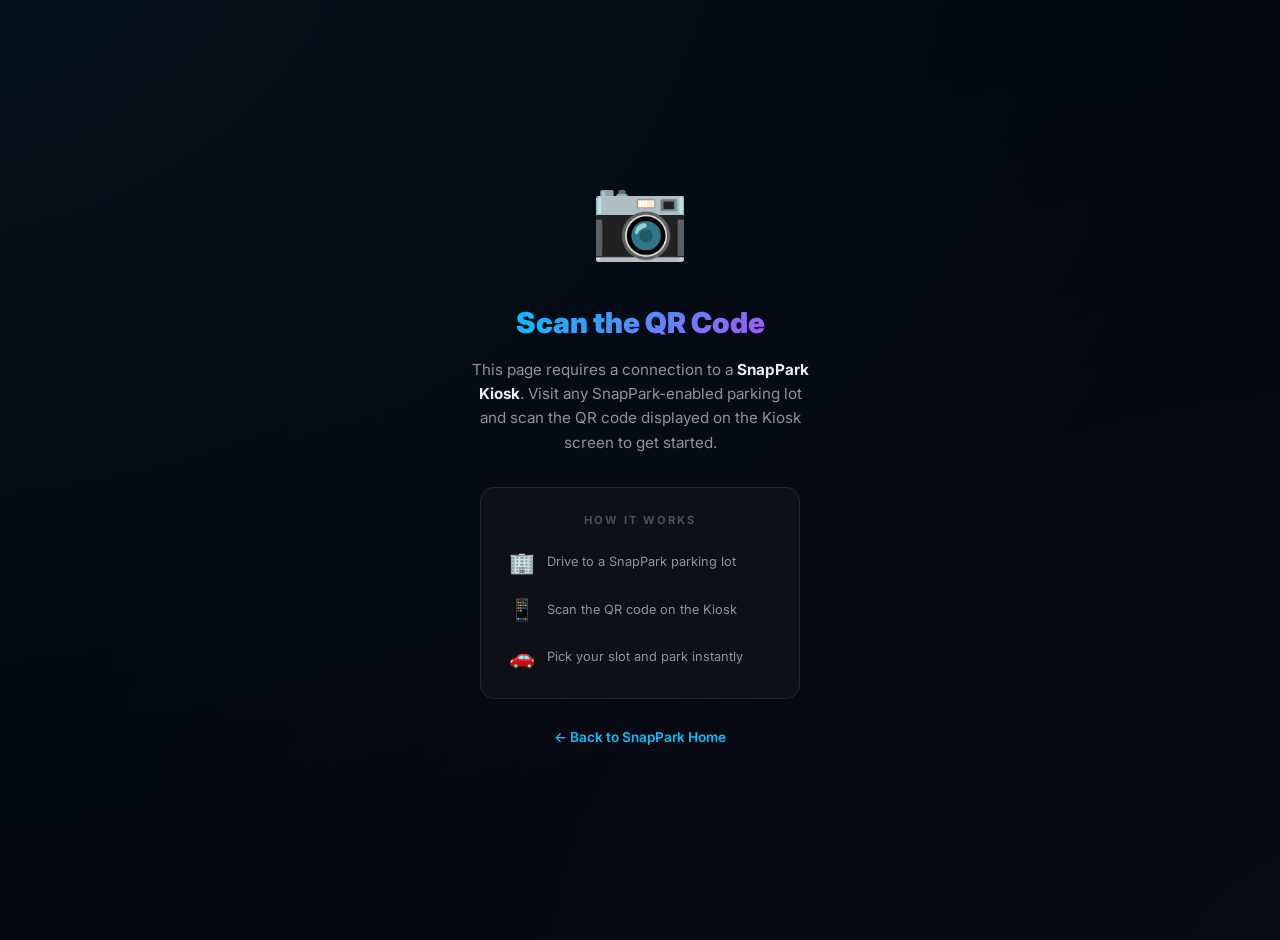
<file: snappark-web/exit.html>
<!DOCTYPE html>
<html lang="en">
<head>
    <meta charset="UTF-8">
    <meta name="viewport" content="width=device-width, initial-scale=1.0, maximum-scale=1.0, user-scalable=no">
    <title>SnapPark — Check Out</title>
    <meta name="description" content="SnapPark smart parking checkout. View your bill, pay via UPI or cash, and get your exit PIN.">
    <link rel="stylesheet" href="style.css">
</head>
<body>
<div class="app-container">

    <!-- Header -->
    <header class="app-header">
        <div class="logo">🅿️ SnapPark</div>
        <div class="subtitle">Check Out</div>
    </header>

    <!-- Error alert area -->
    <div id="alertArea"></div>

    <!-- ═════════ SECTION A: Lookup ═════════ -->
    <div id="lookupSection">
        <div class="card" style="animation-delay:0.1s">
            <div class="card-title"><span class="icon">🔍</span> Find Your Session</div>
            <div class="form-group">
                <label class="form-label">Vehicle Number</label>
                <input type="text" class="form-input mono" id="exitPlateInput" placeholder="MH12AB1234"
                       maxlength="12" autocapitalize="characters">
            </div>
            <div style="text-align:center;color:var(--text-muted);font-size:0.75rem;padding:8px 0">— OR —</div>
            <div class="form-group">
                <label class="form-label">Session PIN (4-digit)</label>
                <input type="text" class="form-input mono" id="exitPinInput" placeholder="4729"
                       maxlength="4" inputmode="numeric" style="text-align:center;letter-spacing:8px">
            </div>
            <button class="btn btn-primary" id="btnLookup">🔎 Find My Session</button>
        </div>
    </div>

    <!-- ═════════ SECTION B: Bill ═════════ -->
    <div id="billSection" class="hidden">
        <div class="card">
            <div class="bill-section">
                <div class="bill-header">
                    <div class="bill-icon">📋</div>
                    <div class="bill-title">PARKING BILL</div>
                </div>

                <!-- Vehicle Info -->
                <div style="margin-bottom:16px">
                    <div class="bill-row">
                        <span class="bill-label">Vehicle</span>
                        <span class="bill-value" id="billPlate">—</span>
                    </div>
                    <div class="bill-row" id="billStateRow">
                        <span class="bill-label">Registered</span>
                        <span class="bill-value" id="billState">—</span>
                    </div>
                    <div class="bill-row">
                        <span class="bill-label">Type</span>
                        <span class="bill-value" id="billType">—</span>
                    </div>
                </div>

                <!-- Time Info -->
                <div style="margin-bottom:16px">
                    <div class="bill-row">
                        <span class="bill-label">Slot</span>
                        <span class="bill-value" id="billSlot">—</span>
                    </div>
                    <div class="bill-row">
                        <span class="bill-label">Entry</span>
                        <span class="bill-value" id="billEntry">—</span>
                    </div>
                    <div class="bill-row">
                        <span class="bill-label">Now</span>
                        <span class="bill-value" id="billExit">—</span>
                    </div>
                    <div class="bill-row">
                        <span class="bill-label">Duration</span>
                        <span class="bill-value" id="billDuration">—</span>
                    </div>
                </div>

                <!-- Pricing Breakdown -->
                <div style="margin-bottom:16px">
                    <div class="bill-row">
                        <span class="bill-label">Base Rate</span>
                        <span class="bill-value" id="billBaseRate">—</span>
                    </div>
                    <div class="bill-row surge" id="billSurgeRow" style="display:none">
                        <span class="bill-label" id="billSurgeLabel">Surge</span>
                        <span class="bill-value" id="billSurgeVal">—</span>
                    </div>
                    <div class="bill-row">
                        <span class="bill-label">Effective Rate</span>
                        <span class="bill-value" id="billEffRate">—</span>
                    </div>
                    <div class="bill-row">
                        <span class="bill-label">Parking Fee</span>
                        <span class="bill-value" id="billParkFee">—</span>
                    </div>
                </div>

                <!-- Fines -->
                <div id="finesSection" class="hidden" style="margin-bottom:16px">
                    <div style="font-size:0.75rem;font-weight:700;color:var(--accent-red);text-transform:uppercase;letter-spacing:1.5px;margin-bottom:8px">⚠ Fines</div>
                    <div id="finesList"></div>
                </div>

                <!-- Grace -->
                <div id="graceNote" class="hidden">
                    <div class="alert alert-success" style="margin:0">
                        <span>🎉</span> Within 15-min grace period — Parking is FREE!
                    </div>
                </div>

                <!-- Total -->
                <div class="bill-row total">
                    <span class="bill-label">TOTAL</span>
                    <span class="bill-value" id="billTotal">₹0.00</span>
                </div>
            </div>
        </div>

        <!-- Payment -->
        <div class="card" id="paymentCard">
            <div class="card-title"><span class="icon">💳</span> Payment Method</div>
            <div class="pay-options">
                <button class="pay-btn selected" data-method="UPI" id="payUpi">
                    <span class="pay-icon">📱</span>
                    <span>UPI</span>
                </button>
                <button class="pay-btn" data-method="CASH" id="payCash">
                    <span class="pay-icon">💵</span>
                    <span>Cash</span>
                </button>
            </div>

            <!-- UPI simulation -->
            <div id="upiDetail">
                <div class="upi-section">
                    <div style="font-size:0.85rem;color:var(--text-secondary)">Scan with any UPI app</div>
                    <div class="upi-qr-frame">
                        <div style="width:160px;height:160px;background:var(--bg-primary);display:flex;align-items:center;justify-content:center;border-radius:8px">
                            <div style="font-size:0.7rem;color:var(--text-muted);text-align:center;padding:8px">UPI QR<br>(Simulated)</div>
                        </div>
                    </div>
                    <div style="font-size:0.75rem;color:var(--text-muted)">upi://pay?pa=snappark@sim</div>
                    <div class="upi-timer" id="upiTimer">5:00</div>
                </div>
            </div>

            <!-- Cash display -->
            <div id="cashDetail" class="hidden">
                <div style="text-align:center;padding:20px 0">
                    <div style="font-size:0.85rem;color:var(--text-secondary);margin-bottom:8px">Show this amount to the attendant</div>
                    <div style="font-size:2.5rem;font-weight:900;font-family:'JetBrains Mono',monospace;color:var(--accent-amber)" id="cashAmount">₹0</div>
                </div>
            </div>

            <button class="btn btn-success" id="btnPay">✅ I Have Paid — Get Exit PIN</button>
        </div>
    </div>

    <!-- ═════════ SECTION C: Exit PIN ═════════ -->
    <div id="exitPinSection" class="hidden">
        <div class="confirm-screen">
            <div class="confirm-icon">🏁</div>
            <div class="confirm-title">PAYMENT CONFIRMED</div>
            <div class="confirm-subtitle">Show this PIN to the exit agent</div>

            <div class="pin-label">YOUR EXIT PIN</div>
            <div class="pin-display" id="exitPinDisplay">
                <!-- Filled by JS -->
            </div>
            <div style="font-size:0.8rem;color:var(--text-secondary);margin-top:8px">PIN expires in 15 minutes</div>

            <div class="info-grid" id="exitInfoGrid">
                <!-- Filled by JS -->
            </div>

            <div class="card" style="margin-top:16px;text-align:left">
                <div class="card-title"><span class="icon">🧾</span> Receipt</div>
                <pre style="font-family:'JetBrains Mono',monospace;font-size:0.6rem;color:var(--text-secondary);white-space:pre-wrap;line-height:1.5;overflow-x:auto" id="receiptPre"></pre>
            </div>
        </div>
    </div>

    <!-- Loading overlay -->
    <div id="loadingOverlay" class="hidden" style="position:fixed;inset:0;background:rgba(5,8,15,0.85);z-index:999;display:flex;flex-direction:column;align-items:center;justify-content:center">
        <div class="spinner"></div>
        <div class="loading-text" id="loadingMsg">Processing...</div>
    </div>

</div>
<script src="app.js"></script>
<script>
    initExitPage();
</script>
</body>
</html>
</file>
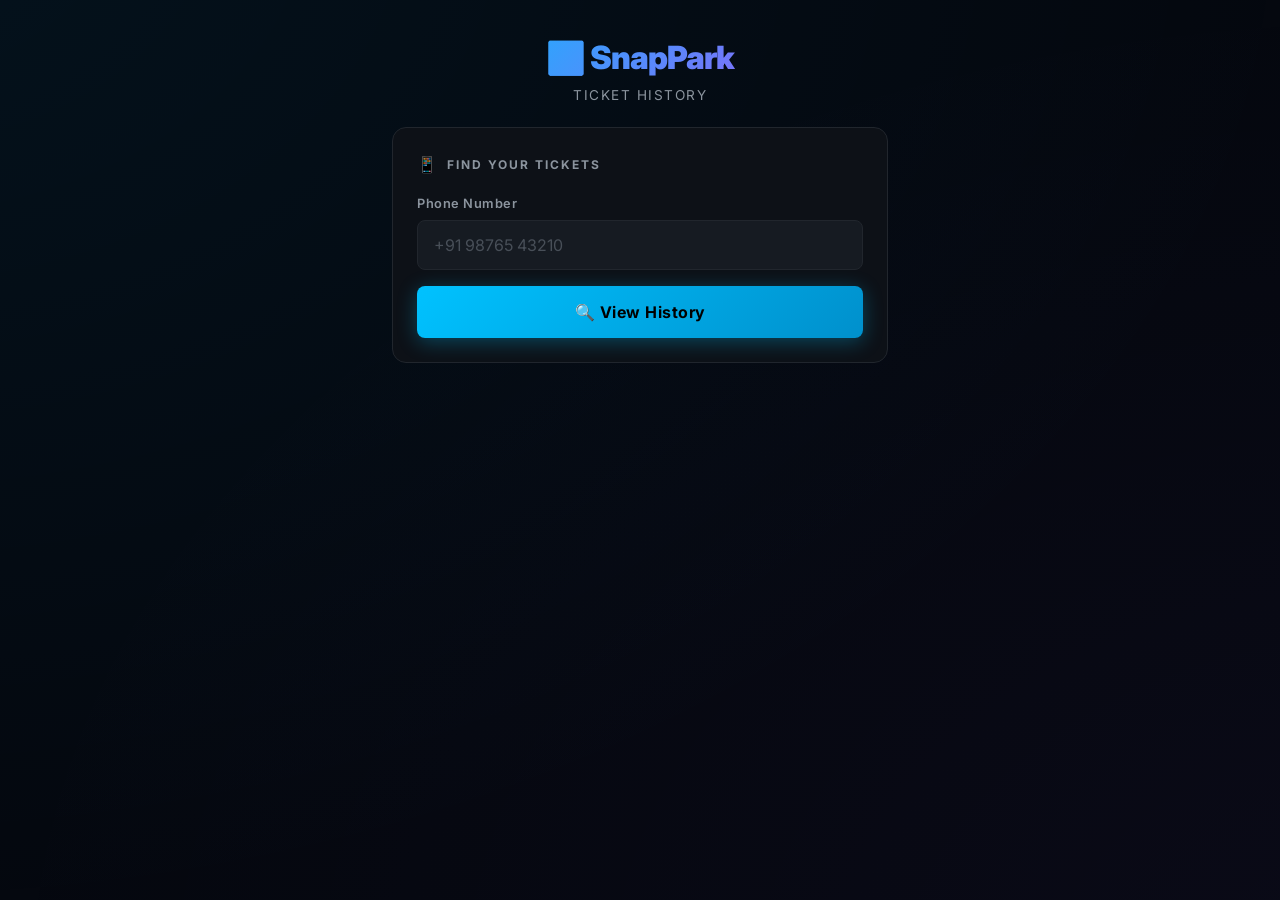
<file: snappark-web/history.html>
<!DOCTYPE html>
<html lang="en">
<head>
    <meta charset="UTF-8">
    <meta name="viewport" content="width=device-width, initial-scale=1.0, maximum-scale=1.0, user-scalable=no">
    <title>SnapPark — Ticket History</title>
    <meta name="description" content="View your parking ticket history by phone number.">
    <link rel="stylesheet" href="style.css">
</head>
<body>
<div class="app-container">

    <!-- Header -->
    <header class="app-header">
        <div class="logo">🅿️ SnapPark</div>
        <div class="subtitle">Ticket History</div>
    </header>

    <!-- Error alert area -->
    <div id="alertArea"></div>

    <!-- Search Section -->
    <div id="searchSection">
        <div class="card" style="animation-delay:0.1s">
            <div class="card-title"><span class="icon">📱</span> Find Your Tickets</div>
            <div class="form-group">
                <label class="form-label">Phone Number</label>
                <input type="tel" class="form-input" id="historyPhone" placeholder="+91 98765 43210"
                       maxlength="15" inputmode="numeric">
            </div>
            <button class="btn btn-primary" id="btnSearch" onclick="searchHistory()">🔍 View History</button>
        </div>
    </div>

    <!-- Results Section -->
    <div id="resultsSection" class="hidden">
        <div style="display:flex;justify-content:space-between;align-items:center;margin-bottom:12px">
            <div style="font-size:0.85rem;color:var(--text-secondary)">
                <span id="resultCount">0</span> tickets found
            </div>
            <button class="btn btn-ghost" onclick="backToSearch()" style="width:auto;padding:8px 16px;font-size:0.8rem">← New Search</button>
        </div>
        <div id="ticketList"></div>
    </div>

</div>

<script>
const API = window.location.origin;

document.getElementById('historyPhone').addEventListener('keyup', function(e) {
    if (e.key === 'Enter') searchHistory();
});

async function searchHistory() {
    const phone = document.getElementById('historyPhone').value.replace(/[^0-9]/g, '');
    if (phone.length < 10) {
        showAlert('Enter a valid 10-digit phone number', 'error');
        return;
    }

    try {
        const res = await fetch(API + '/api/history?phone=' + encodeURIComponent(phone));
        const data = await res.json();

        if (data.error) {
            showAlert(data.error, 'error');
            return;
        }

        renderHistory(data);
    } catch (e) {
        showAlert('Network error. Try again.', 'error');
    }
}

function renderHistory(tickets) {
    document.getElementById('searchSection').classList.add('hidden');
    document.getElementById('resultsSection').classList.remove('hidden');
    document.getElementById('resultCount').textContent = tickets.length;

    if (tickets.length === 0) {
        document.getElementById('ticketList').innerHTML = `
            <div class="card" style="text-align:center;padding:40px 20px">
                <div style="font-size:3rem;margin-bottom:12px">🎫</div>
                <div style="font-size:1rem;font-weight:700;color:var(--text-primary);margin-bottom:4px">No Tickets Found</div>
                <div style="font-size:0.8rem;color:var(--text-secondary)">No parking sessions found for this phone number</div>
            </div>`;
        return;
    }

    document.getElementById('ticketList').innerHTML = tickets.map((t, i) => {
        const isActive = t.active;
        const durH = Math.floor(t.durationMin / 60);
        const durM = t.durationMin % 60;

        const statusColor = isActive ? 'var(--accent-green)' : 'var(--text-muted)';
        const statusText = isActive ? '🟢 ACTIVE' : '✅ Completed';
        const statusBg = isActive ? 'rgba(0,255,136,0.08)' : 'rgba(139,148,158,0.05)';
        const borderColor = isActive ? 'rgba(0,255,136,0.2)' : 'var(--border)';

        const typeIcon = t.vehicleType === 'BIKE' ? '🏍️' :
                         t.vehicleType === 'SUV'  ? '🚙' : '🚗';

        return `
        <div class="card" style="animation-delay:${i * 0.05}s;border-color:${borderColor};background:${statusBg}">
            <div style="display:flex;justify-content:space-between;align-items:center;margin-bottom:12px">
                <div style="display:flex;align-items:center;gap:8px">
                    <span style="font-size:1.5rem">${typeIcon}</span>
                    <div>
                        <div style="font-family:'JetBrains Mono',monospace;font-weight:700;font-size:0.95rem;letter-spacing:1px">${formatPlate(t.plate)}</div>
                        <div style="font-size:0.7rem;color:var(--text-muted)">${t.vehicleType}</div>
                    </div>
                </div>
                <div style="font-size:0.7rem;font-weight:700;color:${statusColor}">${statusText}</div>
            </div>

            <div style="display:grid;grid-template-columns:1fr 1fr;gap:8px">
                <div class="info-item" style="padding:10px">
                    <div class="label">Slot</div>
                    <div class="value" style="font-size:0.9rem">${t.slotNumber}</div>
                </div>
                <div class="info-item" style="padding:10px">
                    <div class="label">Duration</div>
                    <div class="value" style="font-size:0.9rem">${durH}h ${durM}m</div>
                </div>
                <div class="info-item" style="padding:10px">
                    <div class="label">Entry</div>
                    <div class="value" style="font-size:0.75rem">${formatTime(t.entryTime)}</div>
                </div>
                <div class="info-item" style="padding:10px">
                    <div class="label">${isActive ? 'Status' : 'Exit'}</div>
                    <div class="value" style="font-size:0.75rem">${isActive ? 'In Progress' : formatTime(t.exitTime)}</div>
                </div>
            </div>

            ${t.paymentStatus === 'PAID' ? `
            <div style="margin-top:8px;text-align:right">
                <span style="font-size:0.7rem;font-weight:600;color:var(--accent-green);background:rgba(0,255,136,0.1);padding:3px 10px;border-radius:12px;border:1px solid rgba(0,255,136,0.2)">
                    ✅ PAID
                </span>
            </div>` : isActive ? `
            <div style="margin-top:8px;text-align:right">
                <span style="font-size:0.7rem;font-weight:600;color:var(--accent-amber);background:rgba(255,184,0,0.1);padding:3px 10px;border-radius:12px;border:1px solid rgba(255,184,0,0.2)">
                    ⏳ PENDING
                </span>
            </div>` : ''}
        </div>`;
    }).join('');
}

function backToSearch() {
    document.getElementById('searchSection').classList.remove('hidden');
    document.getElementById('resultsSection').classList.add('hidden');
}

function formatPlate(plate) {
    if (!plate || plate.length < 6) return plate;
    const m = plate.match(/^([A-Z]{2})(\d{1,2})([A-Z]{0,3})(\d{1,4})$/);
    if (m) return m[1] + '-' + m[2] + '-' + m[3] + '-' + m[4];
    return plate;
}

function formatTime(isoStr) {
    if (!isoStr) return '—';
    return isoStr.replace('T', ' ').substring(0, 16);
}

function showAlert(msg, type) {
    const area = document.getElementById('alertArea');
    const icon = type === 'error' ? '❌' : '✅';
    area.innerHTML = '<div class="alert alert-' + type + '">' + icon + ' ' + msg + '</div>';
    setTimeout(() => { area.innerHTML = ''; }, 5000);
}
</script>
</body>
</html>
</file>
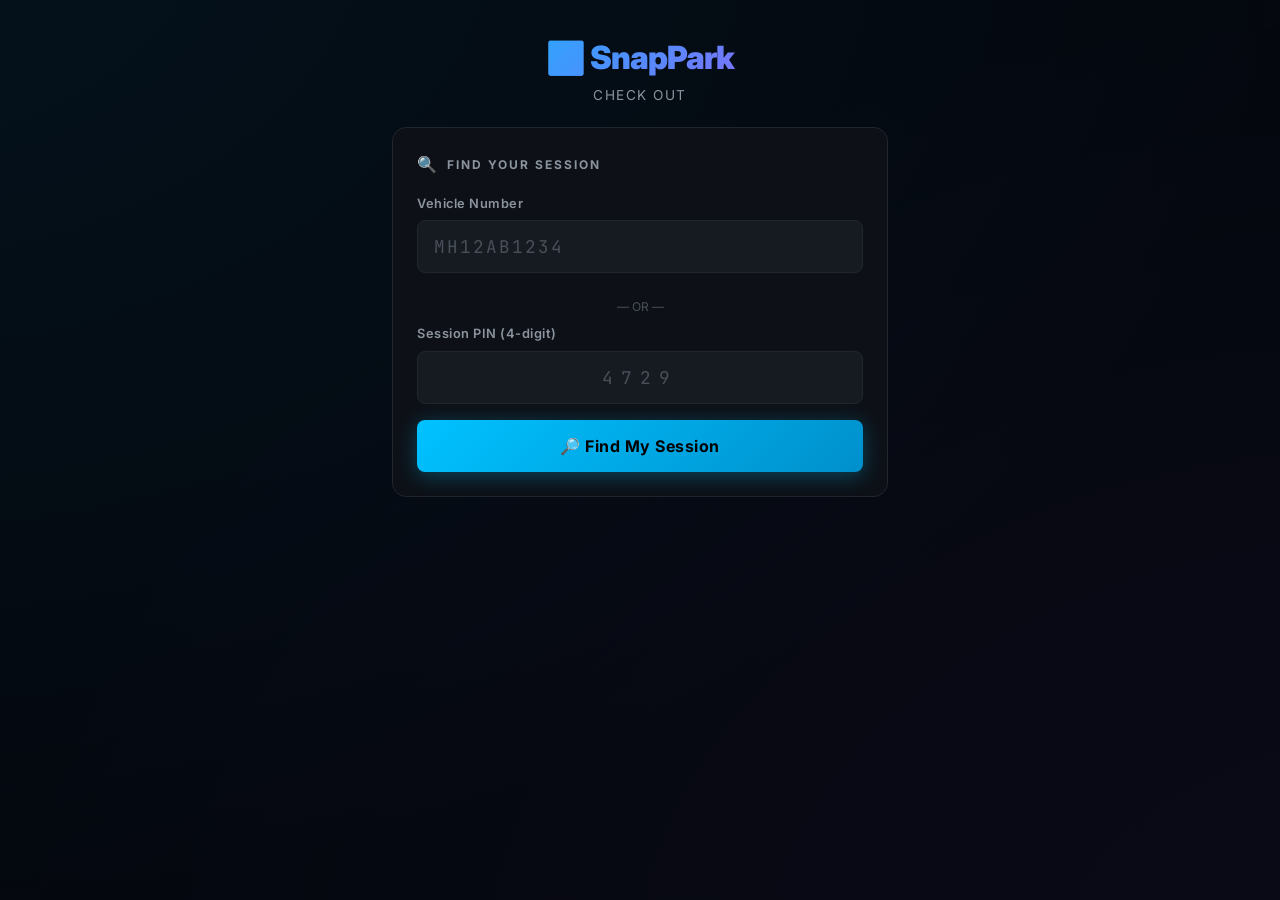
<file: snappark/src/main/resources/com/snappark/mobile/exit.html>
<!DOCTYPE html>
<html lang="en">
<head>
    <meta charset="UTF-8">
    <meta name="viewport" content="width=device-width, initial-scale=1.0, maximum-scale=1.0, user-scalable=no">
    <title>SnapPark — Check Out</title>
    <meta name="description" content="SnapPark smart parking checkout. View your bill, pay via UPI or cash, and get your exit PIN.">
    <link rel="stylesheet" href="style.css">
</head>
<body>
<div class="app-container">

    <!-- Header -->
    <header class="app-header">
        <div class="logo">🅿️ SnapPark</div>
        <div class="subtitle">Check Out</div>
    </header>

    <!-- Error alert area -->
    <div id="alertArea"></div>

    <!-- ═════════ SECTION A: Lookup ═════════ -->
    <div id="lookupSection">
        <div class="card" style="animation-delay:0.1s">
            <div class="card-title"><span class="icon">🔍</span> Find Your Session</div>
            <div class="form-group">
                <label class="form-label">Vehicle Number</label>
                <input type="text" class="form-input mono" id="exitPlateInput" placeholder="MH12AB1234"
                       maxlength="12" autocapitalize="characters">
            </div>
            <div style="text-align:center;color:var(--text-muted);font-size:0.75rem;padding:8px 0">— OR —</div>
            <div class="form-group">
                <label class="form-label">Session PIN (4-digit)</label>
                <input type="text" class="form-input mono" id="exitPinInput" placeholder="4729"
                       maxlength="4" inputmode="numeric" style="text-align:center;letter-spacing:8px">
            </div>
            <button class="btn btn-primary" id="btnLookup">🔎 Find My Session</button>
        </div>
    </div>

    <!-- ═════════ SECTION B: Bill ═════════ -->
    <div id="billSection" class="hidden">
        <div class="card">
            <div class="bill-section">
                <div class="bill-header">
                    <div class="bill-icon">📋</div>
                    <div class="bill-title">PARKING BILL</div>
                </div>

                <!-- Vehicle Info -->
                <div style="margin-bottom:16px">
                    <div class="bill-row">
                        <span class="bill-label">Vehicle</span>
                        <span class="bill-value" id="billPlate">—</span>
                    </div>
                    <div class="bill-row" id="billStateRow">
                        <span class="bill-label">Registered</span>
                        <span class="bill-value" id="billState">—</span>
                    </div>
                    <div class="bill-row">
                        <span class="bill-label">Type</span>
                        <span class="bill-value" id="billType">—</span>
                    </div>
                </div>

                <!-- Time Info -->
                <div style="margin-bottom:16px">
                    <div class="bill-row">
                        <span class="bill-label">Slot</span>
                        <span class="bill-value" id="billSlot">—</span>
                    </div>
                    <div class="bill-row">
                        <span class="bill-label">Entry</span>
                        <span class="bill-value" id="billEntry">—</span>
                    </div>
                    <div class="bill-row">
                        <span class="bill-label">Now</span>
                        <span class="bill-value" id="billExit">—</span>
                    </div>
                    <div class="bill-row">
                        <span class="bill-label">Duration</span>
                        <span class="bill-value" id="billDuration">—</span>
                    </div>
                </div>

                <!-- Pricing Breakdown -->
                <div style="margin-bottom:16px">
                    <div class="bill-row">
                        <span class="bill-label">Base Rate</span>
                        <span class="bill-value" id="billBaseRate">—</span>
                    </div>
                    <div class="bill-row surge" id="billSurgeRow" style="display:none">
                        <span class="bill-label" id="billSurgeLabel">Surge</span>
                        <span class="bill-value" id="billSurgeVal">—</span>
                    </div>
                    <div class="bill-row">
                        <span class="bill-label">Effective Rate</span>
                        <span class="bill-value" id="billEffRate">—</span>
                    </div>
                    <div class="bill-row">
                        <span class="bill-label">Parking Fee</span>
                        <span class="bill-value" id="billParkFee">—</span>
                    </div>
                    <div class="bill-row" id="loyaltyRow" style="display:none">
                        <span class="bill-label" id="loyaltyLabel" style="color:#A855F7">🎫 Loyalty Discount</span>
                        <span class="bill-value" id="loyaltyValue" style="color:#A855F7;font-weight:700">—</span>
                    </div>
                </div>

                <!-- Fines -->
                <div id="finesSection" class="hidden" style="margin-bottom:16px">
                    <div style="font-size:0.75rem;font-weight:700;color:var(--accent-red);text-transform:uppercase;letter-spacing:1.5px;margin-bottom:8px">⚠ Fines</div>
                    <div id="finesList"></div>
                </div>

                <!-- Grace -->
                <div id="graceNote" class="hidden">
                    <div class="alert alert-success" style="margin:0">
                        <span>🎉</span> Within 10-sec grace period — Parking is FREE!
                    </div>
                </div>

                <!-- Total -->
                <div class="bill-row total">
                    <span class="bill-label">TOTAL</span>
                    <span class="bill-value" id="billTotal">₹0.00</span>
                </div>
            </div>
        </div>

        <!-- Payment -->
        <div class="card" id="paymentCard">
            <div class="card-title"><span class="icon">💳</span> Payment Method</div>
            <div class="pay-options">
                <button class="pay-btn selected" data-method="UPI" id="payUpi">
                    <span class="pay-icon">📱</span>
                    <span>UPI</span>
                </button>
                <button class="pay-btn" data-method="CASH" id="payCash">
                    <span class="pay-icon">💵</span>
                    <span>Cash</span>
                </button>
            </div>

            <!-- UPI simulation -->
            <div id="upiDetail">
                <div class="upi-section">
                    <div style="font-size:0.85rem;color:var(--text-secondary)">Scan with any UPI app</div>
                    <div class="upi-qr-frame">
                        <div style="width:160px;height:160px;background:var(--bg-primary);display:flex;align-items:center;justify-content:center;border-radius:8px">
                            <div style="font-size:0.7rem;color:var(--text-muted);text-align:center;padding:8px">UPI QR<br>(Simulated)</div>
                        </div>
                    </div>
                    <div style="font-size:0.75rem;color:var(--text-muted)">upi://pay?pa=snappark@sim</div>
                    <div class="upi-timer" id="upiTimer">5:00</div>
                </div>
            </div>

            <!-- Cash display -->
            <div id="cashDetail" class="hidden">
                <div style="text-align:center;padding:20px 0">
                    <div style="font-size:0.85rem;color:var(--text-secondary);margin-bottom:8px">Show this amount to the attendant</div>
                    <div style="font-size:2.5rem;font-weight:900;font-family:'JetBrains Mono',monospace;color:var(--accent-amber)" id="cashAmount">₹0</div>
                </div>
            </div>

            <button class="btn btn-success" id="btnPay">✅ I Have Paid — Get Exit PIN</button>
        </div>
    </div>

    <!-- ═════════ SECTION C: Exit PIN ═════════ -->
    <div id="exitPinSection" class="hidden">
        <div class="confirm-screen">
            <div class="confirm-icon">🏁</div>
            <div class="confirm-title">PAYMENT CONFIRMED</div>
            <div class="confirm-subtitle">Show this PIN to the exit agent</div>

            <div class="pin-label">YOUR EXIT PIN</div>
            <div class="pin-display" id="exitPinDisplay">
                <!-- Filled by JS -->
            </div>
            <div style="font-size:0.8rem;color:var(--text-secondary);margin-top:8px">PIN expires in 15 minutes</div>

            <div class="info-grid" id="exitInfoGrid">
                <!-- Filled by JS -->
            </div>

            <div class="card" style="margin-top:16px;text-align:left">
                <div class="card-title"><span class="icon">🧾</span> Receipt</div>
                <pre style="font-family:'JetBrains Mono',monospace;font-size:0.6rem;color:var(--text-secondary);white-space:pre-wrap;line-height:1.5;overflow-x:auto" id="receiptPre"></pre>
            </div>
        </div>
    </div>

    <!-- Loading overlay -->
    <div id="loadingOverlay" class="hidden" style="position:fixed;inset:0;background:rgba(5,8,15,0.85);z-index:999;display:flex;flex-direction:column;align-items:center;justify-content:center">
        <div class="spinner"></div>
        <div class="loading-text" id="loadingMsg">Processing...</div>
    </div>

</div>
<script src="app.js"></script>
<script>
    initExitPage();
</script>
</body>
</html>
</file>
<file: snappark-web/style.css>
/* ═══════════════════════════════════════════════════════════════
   SNAPPARK MOBILE — Premium Dark Theme
   ═══════════════════════════════════════════════════════════════ */
@import url('https://fonts.googleapis.com/css2?family=Inter:wght@300;400;500;600;700;800;900&family=JetBrains+Mono:wght@400;600&display=swap');

:root {
  --bg-primary:     #05080F;
  --bg-card:        #0D1117;
  --bg-elevated:    #161B22;
  --bg-glass:       rgba(13, 17, 23, 0.75);
  --accent-cyan:    #00C2FF;
  --accent-green:   #00FF88;
  --accent-red:     #FF2244;
  --accent-amber:   #FFB800;
  --accent-purple:  #A855F7;
  --accent-pink:    #FF6B9D;
  --text-primary:   #E6EDF3;
  --text-secondary: #8B949E;
  --text-muted:     #484F58;
  --border:         #21262D;
  --border-glow:    rgba(0, 194, 255, 0.15);
  --shadow-lg:      0 20px 40px rgba(0,0,0,0.45);
  --shadow-glow:    0 0 30px rgba(0, 194, 255, 0.12);
  --radius:         14px;
  --radius-sm:      8px;
  --transition:     0.3s cubic-bezier(0.4, 0, 0.2, 1);
}

* { margin: 0; padding: 0; box-sizing: border-box; }

html, body {
  font-family: 'Inter', -apple-system, BlinkMacSystemFont, sans-serif;
  background: var(--bg-primary);
  color: var(--text-primary);
  line-height: 1.6;
  min-height: 100vh;
  -webkit-font-smoothing: antialiased;
  overflow-x: hidden;
}

body::before {
  content: '';
  position: fixed;
  top: -50%; left: -50%;
  width: 200%; height: 200%;
  background: radial-gradient(ellipse at 20% 20%, rgba(0,194,255,0.06) 0%, transparent 50%),
              radial-gradient(ellipse at 80% 80%, rgba(168,85,247,0.04) 0%, transparent 50%);
  pointer-events: none;
  z-index: 0;
  animation: bgShift 25s ease-in-out infinite alternate;
}

@keyframes bgShift {
  0% { transform: translate(0, 0) rotate(0deg); }
  100% { transform: translate(-5%, -5%) rotate(3deg); }
}

/* ─── Animations ─── */
@keyframes fadeInUp {
  from { opacity: 0; transform: translateY(24px); }
  to { opacity: 1; transform: translateY(0); }
}
@keyframes fadeInDown {
  from { opacity: 0; transform: translateY(-16px); }
  to { opacity: 1; transform: translateY(0); }
}
@keyframes slideInLeft {
  from { opacity: 0; transform: translateX(-40px); }
  to { opacity: 1; transform: translateX(0); }
}
@keyframes slideInRight {
  from { opacity: 0; transform: translateX(40px); }
  to { opacity: 1; transform: translateX(0); }
}
@keyframes pulse {
  0%, 100% { transform: scale(1); }
  50% { transform: scale(1.05); }
}
@keyframes glow {
  0%, 100% { box-shadow: 0 0 15px rgba(0,194,255,0.2); }
  50% { box-shadow: 0 0 35px rgba(0,194,255,0.5); }
}
@keyframes shimmer {
  0% { background-position: -200% 0; }
  100% { background-position: 200% 0; }
}
@keyframes shake {
  0%, 100% { transform: translateX(0); }
  25% { transform: translateX(-8px); }
  75% { transform: translateX(8px); }
}
@keyframes spin {
  from { transform: rotate(0deg); }
  to { transform: rotate(360deg); }
}
@keyframes scaleIn {
  from { transform: scale(0.7); opacity: 0; }
  to { transform: scale(1); opacity: 1; }
}
@keyframes numberReveal {
  from { transform: scale(0.5) rotateX(90deg); opacity: 0; }
  to { transform: scale(1) rotateX(0); opacity: 1; }
}

/* ─── Layout Container ─── */
.app-container {
  position: relative;
  z-index: 1;
  max-width: 520px;
  margin: 0 auto;
  padding: 0 12px 40px;
  min-height: 100vh;
}

/* ─── Header ─── */
.app-header {
  text-align: center;
  padding: 32px 0 20px;
  animation: fadeInDown 0.6s ease-out;
}

.app-header .logo {
  font-size: 2rem;
  font-weight: 900;
  letter-spacing: -1px;
  background: linear-gradient(135deg, var(--accent-cyan), var(--accent-purple));
  -webkit-background-clip: text;
  -webkit-text-fill-color: transparent;
  background-clip: text;
}

.app-header .subtitle {
  font-size: 0.85rem;
  color: var(--text-secondary);
  font-weight: 400;
  margin-top: 2px;
  letter-spacing: 1.5px;
  text-transform: uppercase;
}

/* ─── Step Indicator ─── */
.step-indicator {
  display: flex;
  align-items: center;
  justify-content: center;
  gap: 0;
  margin: 16px 0 28px;
  animation: fadeInDown 0.6s ease-out 0.1s both;
}

.step-item {
  display: flex;
  align-items: center;
  gap: 0;
}

.step-dot {
  width: 36px;
  height: 36px;
  border-radius: 50%;
  display: flex;
  align-items: center;
  justify-content: center;
  font-size: 0.85rem;
  font-weight: 700;
  border: 2px solid var(--border);
  color: var(--text-muted);
  background: var(--bg-card);
  transition: all var(--transition);
  flex-shrink: 0;
}

.step-dot.active {
  background: var(--accent-cyan);
  color: #000;
  border-color: var(--accent-cyan);
  box-shadow: 0 0 20px rgba(0,194,255,0.35);
}

.step-dot.done {
  background: var(--accent-green);
  color: #000;
  border-color: var(--accent-green);
}

.step-label {
  font-size: 0.7rem;
  color: var(--text-muted);
  position: absolute;
  bottom: -18px;
  white-space: nowrap;
  font-weight: 500;
}

.step-line {
  width: 48px;
  height: 2px;
  background: var(--border);
  transition: background var(--transition);
}

.step-line.active {
  background: linear-gradient(90deg, var(--accent-cyan), var(--accent-green));
}

/* ─── Cards ─── */
.card {
  background: var(--bg-card);
  border: 1px solid var(--border);
  border-radius: var(--radius);
  padding: 24px;
  margin-bottom: 16px;
  animation: fadeInUp 0.5s ease-out both;
  transition: border-color var(--transition);
}

.card:hover { border-color: var(--border-glow); }

.card-title {
  font-size: 0.75rem;
  font-weight: 700;
  letter-spacing: 2px;
  text-transform: uppercase;
  color: var(--text-secondary);
  margin-bottom: 16px;
  display: flex;
  align-items: center;
  gap: 8px;
}

.card-title .icon {
  font-size: 1rem;
}

/* ─── Form Elements ─── */
.form-group {
  margin-bottom: 16px;
}

.form-label {
  display: block;
  font-size: 0.8rem;
  font-weight: 600;
  color: var(--text-secondary);
  margin-bottom: 6px;
  letter-spacing: 0.5px;
}

.form-input {
  width: 100%;
  padding: 14px 16px;
  background: var(--bg-elevated);
  border: 1.5px solid var(--border);
  border-radius: var(--radius-sm);
  color: var(--text-primary);
  font-size: 1rem;
  font-family: 'Inter', sans-serif;
  transition: all var(--transition);
  outline: none;
}

.form-input:focus {
  border-color: var(--accent-cyan);
  box-shadow: 0 0 0 3px rgba(0,194,255,0.12);
}

.form-input::placeholder {
  color: var(--text-muted);
}

.form-input.mono {
  font-family: 'JetBrains Mono', monospace;
  font-size: 1.1rem;
  letter-spacing: 2px;
  text-transform: uppercase;
}

/* ─── Plate Decoder Badge ─── */
.plate-badge {
  display: inline-flex;
  align-items: center;
  gap: 6px;
  padding: 6px 12px;
  border-radius: 20px;
  font-size: 0.75rem;
  font-weight: 600;
  margin-top: 8px;
  transition: all var(--transition);
  animation: fadeInUp 0.3s ease-out;
}

.plate-badge.valid {
  background: rgba(0, 255, 136, 0.1);
  color: var(--accent-green);
  border: 1px solid rgba(0, 255, 136, 0.2);
}

.plate-badge.partial {
  background: rgba(0, 194, 255, 0.1);
  color: var(--accent-cyan);
  border: 1px solid rgba(0, 194, 255, 0.2);
}

.plate-badge.error {
  background: rgba(255, 34, 68, 0.1);
  color: var(--accent-red);
  border: 1px solid rgba(255, 34, 68, 0.2);
}

.plate-badge .state-dot {
  width: 8px;
  height: 8px;
  border-radius: 50%;
  display: inline-block;
}

/* ─── Vehicle Type Selector ─── */
.type-selector {
  display: grid;
  grid-template-columns: repeat(3, 1fr);
  gap: 10px;
}

.type-btn {
  padding: 16px 8px;
  background: var(--bg-elevated);
  border: 2px solid var(--border);
  border-radius: var(--radius-sm);
  color: var(--text-secondary);
  font-family: 'Inter', sans-serif;
  font-size: 0.85rem;
  font-weight: 600;
  cursor: pointer;
  text-align: center;
  transition: all var(--transition);
  display: flex;
  flex-direction: column;
  align-items: center;
  gap: 4px;
}

.type-btn:hover { border-color: var(--accent-cyan); }

.type-btn.selected {
  background: rgba(0, 194, 255, 0.1);
  border-color: var(--accent-cyan);
  color: var(--accent-cyan);
  box-shadow: 0 0 20px rgba(0,194,255,0.15);
}

.type-btn .type-icon {
  font-size: 1.6rem;
  line-height: 1;
}

.type-btn .type-price {
  font-size: 0.7rem;
  color: var(--text-muted);
  font-weight: 400;
}

.type-btn.selected .type-price {
  color: var(--accent-cyan);
}

/* ─── Slot Grid ─── */
.floor-section {
  margin-bottom: 24px;
}

.floor-title {
  font-size: 0.8rem;
  font-weight: 700;
  letter-spacing: 1.5px;
  text-transform: uppercase;
  color: var(--text-secondary);
  margin-bottom: 12px;
  display: flex;
  align-items: center;
  gap: 8px;
  padding-bottom: 8px;
  border-bottom: 1px solid var(--border);
}

.slot-grid {
  display: grid;
  grid-template-columns: repeat(4, 1fr);
  gap: 8px;
}

.slot-cell {
  aspect-ratio: 1;
  border-radius: 10px;
  display: flex;
  flex-direction: column;
  align-items: center;
  justify-content: center;
  font-size: 0.85rem;
  font-weight: 700;
  cursor: pointer;
  transition: all var(--transition);
  border: 2px solid var(--border);
  background: var(--bg-elevated);
  position: relative;
  overflow: hidden;
  min-height: 64px;
}

.slot-cell .slot-num {
  font-family: 'JetBrains Mono', monospace;
  font-size: 0.85rem;
  z-index: 1;
  letter-spacing: 0.5px;
}

.slot-cell .slot-icon {
  font-size: 0.75rem;
  margin-top: 3px;
  z-index: 1;
}

/* Available */
.slot-cell.available {
  border-color: rgba(0, 255, 136, 0.3);
  color: var(--accent-green);
  background: rgba(0, 255, 136, 0.04);
}

.slot-cell.available:hover {
  background: rgba(0, 255, 136, 0.1);
  border-color: var(--accent-green);
  transform: scale(1.06);
  box-shadow: 0 4px 16px rgba(0, 255, 136, 0.15);
}

/* Occupied */
.slot-cell.occupied {
  border-color: rgba(255, 34, 68, 0.25);
  color: var(--accent-red);
  opacity: 0.45;
  cursor: not-allowed;
  background: rgba(255, 34, 68, 0.03);
}

/* Locked */
.slot-cell.locked {
  border-color: rgba(255, 184, 0, 0.3);
  color: var(--accent-amber);
  cursor: not-allowed;
  background: rgba(255, 184, 0, 0.03);
}

/* Selected */
.slot-cell.selected {
  background: rgba(0, 194, 255, 0.15);
  border-color: var(--accent-cyan);
  color: var(--accent-cyan);
  animation: pulse 1.5s ease-in-out infinite;
  box-shadow: 0 0 24px rgba(0,194,255,0.25);
  border-width: 2.5px;
}

/* Recommended */
.slot-cell.recommended::after {
  content: '⭐';
  position: absolute;
  top: 3px;
  right: 3px;
  font-size: 0.6rem;
}

/* Heatmap overlay */
.slot-cell .heat-overlay {
  position: absolute;
  inset: 0;
  border-radius: inherit;
  background: rgba(255, 107, 0, var(--heat-opacity, 0));
  pointer-events: none;
}

/* Filtered-out slots — hidden on mobile, faded on desktop */
.slot-cell.filtered-out {
  display: none;
}

/* Zone label */
.zone-label {
  grid-column: 1 / -1;
  text-align: center;
  font-size: 0.7rem;
  letter-spacing: 1.5px;
  color: var(--text-secondary);
  padding: 8px 0 4px;
  text-transform: uppercase;
  font-weight: 700;
  border-top: 1px dashed rgba(33, 38, 45, 0.6);
  margin-top: 4px;
}

.zone-label:first-child {
  border-top: none;
  margin-top: 0;
}

/* ─── Recommendation Cards ─── */
.rec-section {
  margin-top: 16px;
}

.rec-card {
  display: flex;
  align-items: center;
  gap: 12px;
  padding: 12px 14px;
  background: var(--bg-elevated);
  border: 1px solid rgba(0, 194, 255, 0.15);
  border-radius: var(--radius-sm);
  margin-bottom: 8px;
  cursor: pointer;
  transition: all var(--transition);
}

.rec-card:hover {
  border-color: var(--accent-cyan);
  background: rgba(0, 194, 255, 0.05);
}

.rec-star {
  font-size: 1.4rem;
}

.rec-info {
  flex: 1;
}

.rec-slot {
  font-weight: 700;
  font-size: 0.9rem;
  color: var(--accent-cyan);
}

.rec-reason {
  font-size: 0.7rem;
  color: var(--text-secondary);
}

.rec-score {
  font-family: 'JetBrains Mono', monospace;
  font-size: 0.85rem;
  font-weight: 700;
  color: var(--accent-green);
  background: rgba(0, 255, 136, 0.1);
  padding: 4px 10px;
  border-radius: 20px;
}

/* ─── Rate Preview ─── */
.rate-preview {
  background: var(--bg-elevated);
  border: 1px solid var(--border);
  border-radius: var(--radius-sm);
  padding: 16px;
  margin-top: 12px;
}

.rate-row {
  display: flex;
  justify-content: space-between;
  align-items: center;
  padding: 4px 0;
  font-size: 0.85rem;
}

.rate-value {
  font-weight: 700;
  font-family: 'JetBrains Mono', monospace;
}

.surge-badge {
  display: inline-flex;
  align-items: center;
  gap: 4px;
  padding: 4px 10px;
  border-radius: 20px;
  font-size: 0.7rem;
  font-weight: 700;
  background: rgba(255, 184, 0, 0.12);
  color: var(--accent-amber);
  border: 1px solid rgba(255, 184, 0, 0.25);
}

.discount-badge {
  display: inline-flex;
  align-items: center;
  gap: 4px;
  padding: 4px 10px;
  border-radius: 20px;
  font-size: 0.7rem;
  font-weight: 700;
  background: rgba(0, 255, 136, 0.1);
  color: var(--accent-green);
  border: 1px solid rgba(0, 255, 136, 0.2);
}

/* ─── Buttons ─── */
.btn {
  width: 100%;
  padding: 16px;
  border: none;
  border-radius: var(--radius-sm);
  font-family: 'Inter', sans-serif;
  font-size: 1rem;
  font-weight: 700;
  cursor: pointer;
  transition: all var(--transition);
  display: flex;
  align-items: center;
  justify-content: center;
  gap: 8px;
  letter-spacing: 0.5px;
}

.btn:active { transform: scale(0.97); }

.btn-primary {
  background: linear-gradient(135deg, var(--accent-cyan), #0090cc);
  color: #000;
  box-shadow: 0 4px 20px rgba(0,194,255,0.3);
}

.btn-primary:hover {
  box-shadow: 0 6px 30px rgba(0,194,255,0.45);
  transform: translateY(-1px);
}

.btn-primary:disabled {
  opacity: 0.4;
  cursor: not-allowed;
  transform: none;
  box-shadow: none;
}

.btn-success {
  background: linear-gradient(135deg, var(--accent-green), #00b35e);
  color: #000;
  box-shadow: 0 4px 20px rgba(0,255,136,0.3);
}

.btn-danger {
  background: linear-gradient(135deg, var(--accent-red), #cc0022);
  color: #fff;
}

.btn-secondary {
  background: var(--bg-elevated);
  border: 1.5px solid var(--border);
  color: var(--text-primary);
}

.btn-secondary:hover { border-color: var(--accent-cyan); }

.btn-ghost {
  background: transparent;
  color: var(--text-secondary);
  font-weight: 500;
}

.btn-half {
  width: 48%;
}

.btn-row {
  display: flex;
  gap: 8px;
}

/* ─── Confirmation Screen ─── */
.confirm-screen {
  text-align: center;
  padding: 20px 0;
  animation: scaleIn 0.5s ease-out;
}

.confirm-icon {
  font-size: 4rem;
  line-height: 1;
  margin-bottom: 16px;
}

.confirm-title {
  font-size: 1.5rem;
  font-weight: 800;
  background: linear-gradient(135deg, var(--accent-green), var(--accent-cyan));
  -webkit-background-clip: text;
  -webkit-text-fill-color: transparent;
  background-clip: text;
  margin-bottom: 8px;
}

.confirm-subtitle {
  color: var(--text-secondary);
  font-size: 0.85rem;
  margin-bottom: 24px;
}

.pin-display {
  display: inline-flex;
  gap: 10px;
  padding: 20px 32px;
  background: var(--bg-elevated);
  border: 2px solid var(--accent-cyan);
  border-radius: var(--radius);
  margin: 16px auto;
  animation: glow 2.5s ease-in-out infinite;
}

.pin-digit {
  font-family: 'JetBrains Mono', monospace;
  font-size: 2.5rem;
  font-weight: 800;
  color: var(--accent-cyan);
  animation: numberReveal 0.5s ease-out both;
}

.pin-digit:nth-child(2) { animation-delay: 0.1s; }
.pin-digit:nth-child(3) { animation-delay: 0.2s; }
.pin-digit:nth-child(4) { animation-delay: 0.3s; }
.pin-digit:nth-child(5) { animation-delay: 0.4s; }
.pin-digit:nth-child(6) { animation-delay: 0.5s; }

.pin-label {
  font-size: 0.85rem;
  font-weight: 700;
  color: var(--text-secondary);
  letter-spacing: 2px;
  text-transform: uppercase;
  margin-top: 12px;
}

.info-grid {
  display: grid;
  grid-template-columns: 1fr 1fr;
  gap: 12px;
  margin: 20px 0;
}

.info-item {
  background: var(--bg-elevated);
  border-radius: var(--radius-sm);
  padding: 14px;
  text-align: left;
}

.info-item .label {
  font-size: 0.65rem;
  color: var(--text-muted);
  text-transform: uppercase;
  letter-spacing: 1px;
  font-weight: 600;
}

.info-item .value {
  font-size: 1rem;
  font-weight: 700;
  margin-top: 4px;
  color: var(--text-primary);
}

.warning-box {
  background: rgba(255, 184, 0, 0.08);
  border: 1px solid rgba(255, 184, 0, 0.25);
  border-radius: var(--radius-sm);
  padding: 14px;
  font-size: 0.8rem;
  color: var(--accent-amber);
  display: flex;
  align-items: center;
  gap: 8px;
  margin-top: 16px;
}

/* ─── Bill Breakdown (Exit Page) ─── */
.bill-section {
  padding: 16px;
}

.bill-header {
  text-align: center;
  margin-bottom: 16px;
}

.bill-header .bill-icon {
  font-size: 3rem;
  margin-bottom: 8px;
}

.bill-header .bill-title {
  font-size: 1.2rem;
  font-weight: 800;
  color: var(--accent-cyan);
}

.bill-row {
  display: flex;
  justify-content: space-between;
  align-items: center;
  padding: 8px 0;
  font-size: 0.85rem;
  border-bottom: 1px solid var(--border);
}

.bill-row:last-child { border-bottom: none; }

.bill-row .bill-label {
  color: var(--text-secondary);
}

.bill-row .bill-value {
  font-weight: 600;
  font-family: 'JetBrains Mono', monospace;
}

.bill-row.total {
  border-top: 2px solid var(--accent-cyan);
  border-bottom: none;
  padding-top: 12px;
  margin-top: 4px;
}

.bill-row.total .bill-label {
  font-weight: 800;
  font-size: 1rem;
  color: var(--text-primary);
}

.bill-row.total .bill-value {
  font-size: 1.3rem;
  font-weight: 900;
  color: var(--accent-cyan);
}

.bill-row.fine .bill-label { color: var(--accent-red); }
.bill-row.fine .bill-value { color: var(--accent-red); font-weight: 700; }

.bill-row.surge .bill-value { color: var(--accent-amber); }

/* ─── Payment Buttons ─── */
.pay-options {
  display: grid;
  grid-template-columns: 1fr 1fr;
  gap: 10px;
  margin: 16px 0;
}

.pay-btn {
  padding: 20px 12px;
  border-radius: var(--radius-sm);
  border: 2px solid var(--border);
  background: var(--bg-elevated);
  color: var(--text-secondary);
  font-family: 'Inter', sans-serif;
  font-weight: 700;
  font-size: 0.9rem;
  cursor: pointer;
  display: flex;
  flex-direction: column;
  align-items: center;
  gap: 8px;
  transition: all var(--transition);
}

.pay-btn:hover { border-color: var(--accent-cyan); }

.pay-btn.selected {
  background: rgba(0, 194, 255, 0.08);
  border-color: var(--accent-cyan);
  color: var(--accent-cyan);
}

.pay-btn .pay-icon {
  font-size: 2rem;
}

/* ─── UPI QR Display ─── */
.upi-section {
  text-align: center;
  padding: 20px 0;
}

.upi-qr-frame {
  display: inline-block;
  padding: 20px;
  background: #fff;
  border-radius: var(--radius);
  margin: 12px 0;
}

.upi-timer {
  font-family: 'JetBrains Mono', monospace;
  font-size: 1.5rem;
  font-weight: 700;
  color: var(--accent-amber);
  margin: 12px 0;
}

/* ─── Loading / Spinner ─── */
.spinner {
  width: 48px;
  height: 48px;
  border: 3px solid var(--border);
  border-top-color: var(--accent-cyan);
  border-radius: 50%;
  animation: spin 0.8s linear infinite;
  margin: 20px auto;
}

.loading-text {
  text-align: center;
  color: var(--text-secondary);
  font-size: 0.85rem;
  animation: pulse 1.5s ease-in-out infinite;
}

/* ─── Error / Alert ─── */
.alert {
  padding: 14px 16px;
  border-radius: var(--radius-sm);
  font-size: 0.85rem;
  font-weight: 500;
  display: flex;
  align-items: center;
  gap: 8px;
  margin-bottom: 12px;
  animation: fadeInUp 0.3s ease-out;
}

.alert-error {
  background: rgba(255, 34, 68, 0.1);
  border: 1px solid rgba(255, 34, 68, 0.2);
  color: var(--accent-red);
}

.alert-success {
  background: rgba(0, 255, 136, 0.1);
  border: 1px solid rgba(0, 255, 136, 0.2);
  color: var(--accent-green);
}

.alert-warning {
  background: rgba(255, 184, 0, 0.08);
  border: 1px solid rgba(255, 184, 0, 0.2);
  color: var(--accent-amber);
}

/* ─── Fine List ─── */
.fine-card {
  background: rgba(255, 34, 68, 0.05);
  border: 1px solid rgba(255, 34, 68, 0.15);
  border-radius: var(--radius-sm);
  padding: 14px;
  margin-bottom: 8px;
}

.fine-type {
  font-weight: 700;
  font-size: 0.8rem;
  color: var(--accent-red);
  text-transform: uppercase;
  letter-spacing: 1px;
}

.fine-detail {
  font-size: 0.75rem;
  color: var(--text-secondary);
  margin-top: 4px;
}

.fine-amount {
  font-family: 'JetBrains Mono', monospace;
  font-weight: 700;
  font-size: 1rem;
  color: var(--accent-red);
  margin-top: 4px;
}

/* ─── Step Screens ─── */
.step-screen {
  display: none;
}

.step-screen.active {
  display: block;
  animation: slideInRight 0.35s ease-out;
}

.step-screen.slide-out-left {
  animation: slideOutLeft 0.3s ease-in;
}

@keyframes slideOutLeft {
  to { opacity: 0; transform: translateX(-30px); }
}

/* ─── Seat Counter ─── */
.stats-bar {
  display: flex;
  justify-content: center;
  gap: 16px;
  padding: 10px 0;
  font-size: 0.75rem;
  color: var(--text-secondary);
  animation: fadeInDown 0.6s ease-out 0.2s both;
}

.stat-item {
  display: flex;
  align-items: center;
  gap: 4px;
}

.stat-dot {
  width: 8px;
  height: 8px;
  border-radius: 50%;
}

.stat-dot.green { background: var(--accent-green); }
.stat-dot.red { background: var(--accent-red); }
.stat-dot.blue { background: var(--accent-cyan); }

/* ─── Verification Success ─── */
.verify-success {
  text-align: center;
  padding: 40px 20px;
  animation: scaleIn 0.5s ease-out;
}

.verify-success .check-icon {
  width: 80px;
  height: 80px;
  border-radius: 50%;
  background: linear-gradient(135deg, var(--accent-green), #00b35e);
  display: flex;
  align-items: center;
  justify-content: center;
  font-size: 2.5rem;
  margin: 0 auto 20px;
  box-shadow: 0 0 40px rgba(0,255,136,0.3);
}

/* ─── Hide ─── */
.hidden { display: none !important; }

/* ─── Scrollbar ─── */
::-webkit-scrollbar { width: 4px; }
::-webkit-scrollbar-track { background: transparent; }
::-webkit-scrollbar-thumb { background: var(--border); border-radius: 4px; }

/* ─── Responsive Touch ─── */
@media (hover: none) {
  .slot-cell:active.available {
    background: rgba(0, 255, 136, 0.15);
    transform: scale(0.93);
    border-color: var(--accent-green);
  }
  .slot-cell:active.selected {
    transform: scale(0.93);
  }
}

/* ─── Mobile: Standard Phones (≤520px) ─── */
@media (max-width: 520px) {
  .app-container {
    padding: 0 10px 32px;
  }
  .card {
    padding: 18px;
  }
  .slot-grid {
    grid-template-columns: repeat(4, 1fr);
    gap: 8px;
  }
  .slot-cell {
    min-height: 68px;
    border-radius: 10px;
  }
  .slot-cell .slot-num {
    font-size: 0.9rem;
  }
  .slot-cell .slot-icon {
    font-size: 0.8rem;
  }
}

/* ─── Small Phones (≤380px) ─── */
@media (max-width: 380px) {
  .app-container {
    padding: 0 8px 28px;
  }
  .card {
    padding: 14px;
  }
  .slot-grid {
    grid-template-columns: repeat(3, 1fr);
    gap: 8px;
  }
  .slot-cell {
    min-height: 72px;
    border-radius: 10px;
  }
  .slot-cell .slot-num {
    font-size: 0.9rem;
  }
  .slot-cell .slot-icon {
    font-size: 0.85rem;
  }
  .floor-title {
    font-size: 0.75rem;
  }
  .pin-digit { font-size: 2rem; }
  .pin-display { padding: 14px 20px; gap: 6px; }
}

/* ─── Larger screens show filtered slots faded ─── */
@media (min-width: 521px) {
  .slot-cell.filtered-out {
    display: flex;
    opacity: 0.15;
    cursor: not-allowed;
  }
  .slot-grid {
    grid-template-columns: repeat(5, 1fr);
  }
}
</file>
<file: snappark/src/main/resources/com/snappark/mobile/style.css>
/* ═══════════════════════════════════════════════════════════════
   SNAPPARK MOBILE — Premium Dark Theme
   ═══════════════════════════════════════════════════════════════ */
@import url('https://fonts.googleapis.com/css2?family=Inter:wght@300;400;500;600;700;800;900&family=JetBrains+Mono:wght@400;600&display=swap');

:root {
  --bg-primary:     #05080F;
  --bg-card:        #0D1117;
  --bg-elevated:    #161B22;
  --bg-glass:       rgba(13, 17, 23, 0.75);
  --accent-cyan:    #00C2FF;
  --accent-green:   #00FF88;
  --accent-red:     #FF2244;
  --accent-amber:   #FFB800;
  --accent-purple:  #A855F7;
  --accent-pink:    #FF6B9D;
  --text-primary:   #E6EDF3;
  --text-secondary: #8B949E;
  --text-muted:     #484F58;
  --border:         #21262D;
  --border-glow:    rgba(0, 194, 255, 0.15);
  --shadow-lg:      0 20px 40px rgba(0,0,0,0.45);
  --shadow-glow:    0 0 30px rgba(0, 194, 255, 0.12);
  --radius:         14px;
  --radius-sm:      8px;
  --transition:     0.3s cubic-bezier(0.4, 0, 0.2, 1);
}

* { margin: 0; padding: 0; box-sizing: border-box; }

html, body {
  font-family: 'Inter', -apple-system, BlinkMacSystemFont, sans-serif;
  background: var(--bg-primary);
  color: var(--text-primary);
  line-height: 1.6;
  min-height: 100vh;
  -webkit-font-smoothing: antialiased;
  overflow-x: hidden;
}

body::before {
  content: '';
  position: fixed;
  top: -50%; left: -50%;
  width: 200%; height: 200%;
  background: radial-gradient(ellipse at 20% 20%, rgba(0,194,255,0.06) 0%, transparent 50%),
              radial-gradient(ellipse at 80% 80%, rgba(168,85,247,0.04) 0%, transparent 50%);
  pointer-events: none;
  z-index: 0;
  animation: bgShift 25s ease-in-out infinite alternate;
}

@keyframes bgShift {
  0% { transform: translate(0, 0) rotate(0deg); }
  100% { transform: translate(-5%, -5%) rotate(3deg); }
}

/* ─── Animations ─── */
@keyframes fadeInUp {
  from { opacity: 0; transform: translateY(24px); }
  to { opacity: 1; transform: translateY(0); }
}
@keyframes fadeInDown {
  from { opacity: 0; transform: translateY(-16px); }
  to { opacity: 1; transform: translateY(0); }
}
@keyframes slideInLeft {
  from { opacity: 0; transform: translateX(-40px); }
  to { opacity: 1; transform: translateX(0); }
}
@keyframes slideInRight {
  from { opacity: 0; transform: translateX(40px); }
  to { opacity: 1; transform: translateX(0); }
}
@keyframes pulse {
  0%, 100% { transform: scale(1); }
  50% { transform: scale(1.05); }
}
@keyframes glow {
  0%, 100% { box-shadow: 0 0 15px rgba(0,194,255,0.2); }
  50% { box-shadow: 0 0 35px rgba(0,194,255,0.5); }
}
@keyframes shimmer {
  0% { background-position: -200% 0; }
  100% { background-position: 200% 0; }
}
@keyframes shake {
  0%, 100% { transform: translateX(0); }
  25% { transform: translateX(-8px); }
  75% { transform: translateX(8px); }
}
@keyframes spin {
  from { transform: rotate(0deg); }
  to { transform: rotate(360deg); }
}
@keyframes scaleIn {
  from { transform: scale(0.7); opacity: 0; }
  to { transform: scale(1); opacity: 1; }
}
@keyframes numberReveal {
  from { transform: scale(0.5) rotateX(90deg); opacity: 0; }
  to { transform: scale(1) rotateX(0); opacity: 1; }
}

/* ─── Layout Container ─── */
.app-container {
  position: relative;
  z-index: 1;
  max-width: 520px;
  margin: 0 auto;
  padding: 0 12px 40px;
  min-height: 100vh;
}

/* ─── Header ─── */
.app-header {
  text-align: center;
  padding: 32px 0 20px;
  animation: fadeInDown 0.6s ease-out;
}

.app-header .logo {
  font-size: 2rem;
  font-weight: 900;
  letter-spacing: -1px;
  background: linear-gradient(135deg, var(--accent-cyan), var(--accent-purple));
  -webkit-background-clip: text;
  -webkit-text-fill-color: transparent;
  background-clip: text;
}

.app-header .subtitle {
  font-size: 0.85rem;
  color: var(--text-secondary);
  font-weight: 400;
  margin-top: 2px;
  letter-spacing: 1.5px;
  text-transform: uppercase;
}

/* ─── Step Indicator ─── */
.step-indicator {
  display: flex;
  align-items: center;
  justify-content: center;
  gap: 0;
  margin: 16px 0 28px;
  animation: fadeInDown 0.6s ease-out 0.1s both;
}

.step-item {
  display: flex;
  align-items: center;
  gap: 0;
}

.step-dot {
  width: 36px;
  height: 36px;
  border-radius: 50%;
  display: flex;
  align-items: center;
  justify-content: center;
  font-size: 0.85rem;
  font-weight: 700;
  border: 2px solid var(--border);
  color: var(--text-muted);
  background: var(--bg-card);
  transition: all var(--transition);
  flex-shrink: 0;
}

.step-dot.active {
  background: var(--accent-cyan);
  color: #000;
  border-color: var(--accent-cyan);
  box-shadow: 0 0 20px rgba(0,194,255,0.35);
}

.step-dot.done {
  background: var(--accent-green);
  color: #000;
  border-color: var(--accent-green);
}

.step-label {
  font-size: 0.7rem;
  color: var(--text-muted);
  position: absolute;
  bottom: -18px;
  white-space: nowrap;
  font-weight: 500;
}

.step-line {
  width: 48px;
  height: 2px;
  background: var(--border);
  transition: background var(--transition);
}

.step-line.active {
  background: linear-gradient(90deg, var(--accent-cyan), var(--accent-green));
}

/* ─── Cards ─── */
.card {
  background: var(--bg-card);
  border: 1px solid var(--border);
  border-radius: var(--radius);
  padding: 24px;
  margin-bottom: 16px;
  animation: fadeInUp 0.5s ease-out both;
  transition: border-color var(--transition);
}

.card:hover { border-color: var(--border-glow); }

.card-title {
  font-size: 0.75rem;
  font-weight: 700;
  letter-spacing: 2px;
  text-transform: uppercase;
  color: var(--text-secondary);
  margin-bottom: 16px;
  display: flex;
  align-items: center;
  gap: 8px;
}

.card-title .icon {
  font-size: 1rem;
}

/* ─── Form Elements ─── */
.form-group {
  margin-bottom: 16px;
}

.form-label {
  display: block;
  font-size: 0.8rem;
  font-weight: 600;
  color: var(--text-secondary);
  margin-bottom: 6px;
  letter-spacing: 0.5px;
}

.form-input {
  width: 100%;
  padding: 14px 16px;
  background: var(--bg-elevated);
  border: 1.5px solid var(--border);
  border-radius: var(--radius-sm);
  color: var(--text-primary);
  font-size: 1rem;
  font-family: 'Inter', sans-serif;
  transition: all var(--transition);
  outline: none;
}

.form-input:focus {
  border-color: var(--accent-cyan);
  box-shadow: 0 0 0 3px rgba(0,194,255,0.12);
}

.form-input::placeholder {
  color: var(--text-muted);
}

.form-input.mono {
  font-family: 'JetBrains Mono', monospace;
  font-size: 1.1rem;
  letter-spacing: 2px;
  text-transform: uppercase;
}

/* ─── Plate Decoder Badge ─── */
.plate-badge {
  display: inline-flex;
  align-items: center;
  gap: 6px;
  padding: 6px 12px;
  border-radius: 20px;
  font-size: 0.75rem;
  font-weight: 600;
  margin-top: 8px;
  transition: all var(--transition);
  animation: fadeInUp 0.3s ease-out;
}

.plate-badge.valid {
  background: rgba(0, 255, 136, 0.1);
  color: var(--accent-green);
  border: 1px solid rgba(0, 255, 136, 0.2);
}

.plate-badge.partial {
  background: rgba(0, 194, 255, 0.1);
  color: var(--accent-cyan);
  border: 1px solid rgba(0, 194, 255, 0.2);
}

.plate-badge.error {
  background: rgba(255, 34, 68, 0.1);
  color: var(--accent-red);
  border: 1px solid rgba(255, 34, 68, 0.2);
}

.plate-badge .state-dot {
  width: 8px;
  height: 8px;
  border-radius: 50%;
  display: inline-block;
}

/* ─── Vehicle Type Selector ─── */
.type-selector {
  display: grid;
  grid-template-columns: repeat(3, 1fr);
  gap: 10px;
}

.type-btn {
  padding: 16px 8px;
  background: var(--bg-elevated);
  border: 2px solid var(--border);
  border-radius: var(--radius-sm);
  color: var(--text-secondary);
  font-family: 'Inter', sans-serif;
  font-size: 0.85rem;
  font-weight: 600;
  cursor: pointer;
  text-align: center;
  transition: all var(--transition);
  display: flex;
  flex-direction: column;
  align-items: center;
  gap: 4px;
}

.type-btn:hover { border-color: var(--accent-cyan); }

.type-btn.selected {
  background: rgba(0, 194, 255, 0.1);
  border-color: var(--accent-cyan);
  color: var(--accent-cyan);
  box-shadow: 0 0 20px rgba(0,194,255,0.15);
}

.type-btn .type-icon {
  font-size: 1.6rem;
  line-height: 1;
}

.type-btn .type-price {
  font-size: 0.7rem;
  color: var(--text-muted);
  font-weight: 400;
}

.type-btn.selected .type-price {
  color: var(--accent-cyan);
}

/* ─── Slot Grid ─── */
.floor-section {
  margin-bottom: 24px;
}

.floor-title {
  font-size: 0.8rem;
  font-weight: 700;
  letter-spacing: 1.5px;
  text-transform: uppercase;
  color: var(--text-secondary);
  margin-bottom: 12px;
  display: flex;
  align-items: center;
  gap: 8px;
  padding-bottom: 8px;
  border-bottom: 1px solid var(--border);
}

.slot-grid {
  display: grid;
  grid-template-columns: repeat(4, 1fr);
  gap: 8px;
}

.slot-cell {
  aspect-ratio: 1;
  border-radius: 10px;
  display: flex;
  flex-direction: column;
  align-items: center;
  justify-content: center;
  font-size: 0.85rem;
  font-weight: 700;
  cursor: pointer;
  transition: all var(--transition);
  border: 2px solid var(--border);
  background: var(--bg-elevated);
  position: relative;
  overflow: hidden;
  min-height: 64px;
}

.slot-cell .slot-num {
  font-family: 'JetBrains Mono', monospace;
  font-size: 0.85rem;
  z-index: 1;
  letter-spacing: 0.5px;
}

.slot-cell .slot-icon {
  font-size: 0.75rem;
  margin-top: 3px;
  z-index: 1;
}

/* Available */
.slot-cell.available {
  border-color: rgba(0, 255, 136, 0.3);
  color: var(--accent-green);
  background: rgba(0, 255, 136, 0.04);
}

.slot-cell.available:hover {
  background: rgba(0, 255, 136, 0.1);
  border-color: var(--accent-green);
  transform: scale(1.06);
  box-shadow: 0 4px 16px rgba(0, 255, 136, 0.15);
}

/* Occupied */
.slot-cell.occupied {
  border-color: rgba(255, 34, 68, 0.25);
  color: var(--accent-red);
  opacity: 0.45;
  cursor: not-allowed;
  background: rgba(255, 34, 68, 0.03);
}

/* Locked */
.slot-cell.locked {
  border-color: rgba(255, 184, 0, 0.3);
  color: var(--accent-amber);
  cursor: not-allowed;
  background: rgba(255, 184, 0, 0.03);
}

/* Selected */
.slot-cell.selected {
  background: rgba(0, 194, 255, 0.15);
  border-color: var(--accent-cyan);
  color: var(--accent-cyan);
  animation: pulse 1.5s ease-in-out infinite;
  box-shadow: 0 0 24px rgba(0,194,255,0.25);
  border-width: 2.5px;
}

/* Recommended */
.slot-cell.recommended::after {
  content: '⭐';
  position: absolute;
  top: 3px;
  right: 3px;
  font-size: 0.6rem;
}

/* Heatmap overlay */
.slot-cell .heat-overlay {
  position: absolute;
  inset: 0;
  border-radius: inherit;
  background: rgba(255, 107, 0, var(--heat-opacity, 0));
  pointer-events: none;
}

/* Filtered-out slots — hidden on mobile, faded on desktop */
.slot-cell.filtered-out {
  display: none;
}

/* Zone label */
.zone-label {
  grid-column: 1 / -1;
  text-align: center;
  font-size: 0.7rem;
  letter-spacing: 1.5px;
  color: var(--text-secondary);
  padding: 8px 0 4px;
  text-transform: uppercase;
  font-weight: 700;
  border-top: 1px dashed rgba(33, 38, 45, 0.6);
  margin-top: 4px;
}

.zone-label:first-child {
  border-top: none;
  margin-top: 0;
}

/* ─── Recommendation Cards ─── */
.rec-section {
  margin-top: 16px;
}

.rec-card {
  display: flex;
  align-items: center;
  gap: 12px;
  padding: 12px 14px;
  background: var(--bg-elevated);
  border: 1px solid rgba(0, 194, 255, 0.15);
  border-radius: var(--radius-sm);
  margin-bottom: 8px;
  cursor: pointer;
  transition: all var(--transition);
}

.rec-card:hover {
  border-color: var(--accent-cyan);
  background: rgba(0, 194, 255, 0.05);
}

.rec-star {
  font-size: 1.4rem;
}

.rec-info {
  flex: 1;
}

.rec-slot {
  font-weight: 700;
  font-size: 0.9rem;
  color: var(--accent-cyan);
}

.rec-reason {
  font-size: 0.7rem;
  color: var(--text-secondary);
}

.rec-score {
  font-family: 'JetBrains Mono', monospace;
  font-size: 0.85rem;
  font-weight: 700;
  color: var(--accent-green);
  background: rgba(0, 255, 136, 0.1);
  padding: 4px 10px;
  border-radius: 20px;
}

/* ─── Rate Preview ─── */
.rate-preview {
  background: var(--bg-elevated);
  border: 1px solid var(--border);
  border-radius: var(--radius-sm);
  padding: 16px;
  margin-top: 12px;
}

.rate-row {
  display: flex;
  justify-content: space-between;
  align-items: center;
  padding: 4px 0;
  font-size: 0.85rem;
}

.rate-value {
  font-weight: 700;
  font-family: 'JetBrains Mono', monospace;
}

.surge-badge {
  display: inline-flex;
  align-items: center;
  gap: 4px;
  padding: 4px 10px;
  border-radius: 20px;
  font-size: 0.7rem;
  font-weight: 700;
  background: rgba(255, 184, 0, 0.12);
  color: var(--accent-amber);
  border: 1px solid rgba(255, 184, 0, 0.25);
}

.discount-badge {
  display: inline-flex;
  align-items: center;
  gap: 4px;
  padding: 4px 10px;
  border-radius: 20px;
  font-size: 0.7rem;
  font-weight: 700;
  background: rgba(0, 255, 136, 0.1);
  color: var(--accent-green);
  border: 1px solid rgba(0, 255, 136, 0.2);
}

/* ─── Buttons ─── */
.btn {
  width: 100%;
  padding: 16px;
  border: none;
  border-radius: var(--radius-sm);
  font-family: 'Inter', sans-serif;
  font-size: 1rem;
  font-weight: 700;
  cursor: pointer;
  transition: all var(--transition);
  display: flex;
  align-items: center;
  justify-content: center;
  gap: 8px;
  letter-spacing: 0.5px;
}

.btn:active { transform: scale(0.97); }

.btn-primary {
  background: linear-gradient(135deg, var(--accent-cyan), #0090cc);
  color: #000;
  box-shadow: 0 4px 20px rgba(0,194,255,0.3);
}

.btn-primary:hover {
  box-shadow: 0 6px 30px rgba(0,194,255,0.45);
  transform: translateY(-1px);
}

.btn-primary:disabled {
  opacity: 0.4;
  cursor: not-allowed;
  transform: none;
  box-shadow: none;
}

.btn-success {
  background: linear-gradient(135deg, var(--accent-green), #00b35e);
  color: #000;
  box-shadow: 0 4px 20px rgba(0,255,136,0.3);
}

.btn-danger {
  background: linear-gradient(135deg, var(--accent-red), #cc0022);
  color: #fff;
}

.btn-secondary {
  background: var(--bg-elevated);
  border: 1.5px solid var(--border);
  color: var(--text-primary);
}

.btn-secondary:hover { border-color: var(--accent-cyan); }

.btn-ghost {
  background: transparent;
  color: var(--text-secondary);
  font-weight: 500;
}

.btn-half {
  width: 48%;
}

.btn-row {
  display: flex;
  gap: 8px;
}

/* ─── Confirmation Screen ─── */
.confirm-screen {
  text-align: center;
  padding: 20px 0;
  animation: scaleIn 0.5s ease-out;
}

.confirm-icon {
  font-size: 4rem;
  line-height: 1;
  margin-bottom: 16px;
}

.confirm-title {
  font-size: 1.5rem;
  font-weight: 800;
  background: linear-gradient(135deg, var(--accent-green), var(--accent-cyan));
  -webkit-background-clip: text;
  -webkit-text-fill-color: transparent;
  background-clip: text;
  margin-bottom: 8px;
}

.confirm-subtitle {
  color: var(--text-secondary);
  font-size: 0.85rem;
  margin-bottom: 24px;
}

.pin-display {
  display: inline-flex;
  gap: 10px;
  padding: 20px 32px;
  background: var(--bg-elevated);
  border: 2px solid var(--accent-cyan);
  border-radius: var(--radius);
  margin: 16px auto;
  animation: glow 2.5s ease-in-out infinite;
}

.pin-digit {
  font-family: 'JetBrains Mono', monospace;
  font-size: 2.5rem;
  font-weight: 800;
  color: var(--accent-cyan);
  animation: numberReveal 0.5s ease-out both;
}

.pin-digit:nth-child(2) { animation-delay: 0.1s; }
.pin-digit:nth-child(3) { animation-delay: 0.2s; }
.pin-digit:nth-child(4) { animation-delay: 0.3s; }
.pin-digit:nth-child(5) { animation-delay: 0.4s; }
.pin-digit:nth-child(6) { animation-delay: 0.5s; }

.pin-label {
  font-size: 0.85rem;
  font-weight: 700;
  color: var(--text-secondary);
  letter-spacing: 2px;
  text-transform: uppercase;
  margin-top: 12px;
}

.info-grid {
  display: grid;
  grid-template-columns: 1fr 1fr;
  gap: 12px;
  margin: 20px 0;
}

.info-item {
  background: var(--bg-elevated);
  border-radius: var(--radius-sm);
  padding: 14px;
  text-align: left;
}

.info-item .label {
  font-size: 0.65rem;
  color: var(--text-muted);
  text-transform: uppercase;
  letter-spacing: 1px;
  font-weight: 600;
}

.info-item .value {
  font-size: 1rem;
  font-weight: 700;
  margin-top: 4px;
  color: var(--text-primary);
}

.warning-box {
  background: rgba(255, 184, 0, 0.08);
  border: 1px solid rgba(255, 184, 0, 0.25);
  border-radius: var(--radius-sm);
  padding: 14px;
  font-size: 0.8rem;
  color: var(--accent-amber);
  display: flex;
  align-items: center;
  gap: 8px;
  margin-top: 16px;
}

/* ─── Bill Breakdown (Exit Page) ─── */
.bill-section {
  padding: 16px;
}

.bill-header {
  text-align: center;
  margin-bottom: 16px;
}

.bill-header .bill-icon {
  font-size: 3rem;
  margin-bottom: 8px;
}

.bill-header .bill-title {
  font-size: 1.2rem;
  font-weight: 800;
  color: var(--accent-cyan);
}

.bill-row {
  display: flex;
  justify-content: space-between;
  align-items: center;
  padding: 8px 0;
  font-size: 0.85rem;
  border-bottom: 1px solid var(--border);
}

.bill-row:last-child { border-bottom: none; }

.bill-row .bill-label {
  color: var(--text-secondary);
}

.bill-row .bill-value {
  font-weight: 600;
  font-family: 'JetBrains Mono', monospace;
}

.bill-row.total {
  border-top: 2px solid var(--accent-cyan);
  border-bottom: none;
  padding-top: 12px;
  margin-top: 4px;
}

.bill-row.total .bill-label {
  font-weight: 800;
  font-size: 1rem;
  color: var(--text-primary);
}

.bill-row.total .bill-value {
  font-size: 1.3rem;
  font-weight: 900;
  color: var(--accent-cyan);
}

.bill-row.fine .bill-label { color: var(--accent-red); }
.bill-row.fine .bill-value { color: var(--accent-red); font-weight: 700; }

.bill-row.surge .bill-value { color: var(--accent-amber); }

/* ─── Payment Buttons ─── */
.pay-options {
  display: grid;
  grid-template-columns: 1fr 1fr;
  gap: 10px;
  margin: 16px 0;
}

.pay-btn {
  padding: 20px 12px;
  border-radius: var(--radius-sm);
  border: 2px solid var(--border);
  background: var(--bg-elevated);
  color: var(--text-secondary);
  font-family: 'Inter', sans-serif;
  font-weight: 700;
  font-size: 0.9rem;
  cursor: pointer;
  display: flex;
  flex-direction: column;
  align-items: center;
  gap: 8px;
  transition: all var(--transition);
}

.pay-btn:hover { border-color: var(--accent-cyan); }

.pay-btn.selected {
  background: rgba(0, 194, 255, 0.08);
  border-color: var(--accent-cyan);
  color: var(--accent-cyan);
}

.pay-btn .pay-icon {
  font-size: 2rem;
}

/* ─── UPI QR Display ─── */
.upi-section {
  text-align: center;
  padding: 20px 0;
}

.upi-qr-frame {
  display: inline-block;
  padding: 20px;
  background: #fff;
  border-radius: var(--radius);
  margin: 12px 0;
}

.upi-timer {
  font-family: 'JetBrains Mono', monospace;
  font-size: 1.5rem;
  font-weight: 700;
  color: var(--accent-amber);
  margin: 12px 0;
}

/* ─── Loading / Spinner ─── */
.spinner {
  width: 48px;
  height: 48px;
  border: 3px solid var(--border);
  border-top-color: var(--accent-cyan);
  border-radius: 50%;
  animation: spin 0.8s linear infinite;
  margin: 20px auto;
}

.loading-text {
  text-align: center;
  color: var(--text-secondary);
  font-size: 0.85rem;
  animation: pulse 1.5s ease-in-out infinite;
}

/* ─── Error / Alert ─── */
.alert {
  padding: 14px 16px;
  border-radius: var(--radius-sm);
  font-size: 0.85rem;
  font-weight: 500;
  display: flex;
  align-items: center;
  gap: 8px;
  margin-bottom: 12px;
  animation: fadeInUp 0.3s ease-out;
}

.alert-error {
  background: rgba(255, 34, 68, 0.1);
  border: 1px solid rgba(255, 34, 68, 0.2);
  color: var(--accent-red);
}

.alert-success {
  background: rgba(0, 255, 136, 0.1);
  border: 1px solid rgba(0, 255, 136, 0.2);
  color: var(--accent-green);
}

.alert-warning {
  background: rgba(255, 184, 0, 0.08);
  border: 1px solid rgba(255, 184, 0, 0.2);
  color: var(--accent-amber);
}

/* ─── Fine List ─── */
.fine-card {
  background: rgba(255, 34, 68, 0.05);
  border: 1px solid rgba(255, 34, 68, 0.15);
  border-radius: var(--radius-sm);
  padding: 14px;
  margin-bottom: 8px;
}

.fine-type {
  font-weight: 700;
  font-size: 0.8rem;
  color: var(--accent-red);
  text-transform: uppercase;
  letter-spacing: 1px;
}

.fine-detail {
  font-size: 0.75rem;
  color: var(--text-secondary);
  margin-top: 4px;
}

.fine-amount {
  font-family: 'JetBrains Mono', monospace;
  font-weight: 700;
  font-size: 1rem;
  color: var(--accent-red);
  margin-top: 4px;
}

/* ─── Step Screens ─── */
.step-screen {
  display: none;
}

.step-screen.active {
  display: block;
  animation: slideInRight 0.35s ease-out;
}

.step-screen.slide-out-left {
  animation: slideOutLeft 0.3s ease-in;
}

@keyframes slideOutLeft {
  to { opacity: 0; transform: translateX(-30px); }
}

/* ─── Seat Counter ─── */
.stats-bar {
  display: flex;
  justify-content: center;
  gap: 16px;
  padding: 10px 0;
  font-size: 0.75rem;
  color: var(--text-secondary);
  animation: fadeInDown 0.6s ease-out 0.2s both;
}

.stat-item {
  display: flex;
  align-items: center;
  gap: 4px;
}

.stat-dot {
  width: 8px;
  height: 8px;
  border-radius: 50%;
}

.stat-dot.green { background: var(--accent-green); }
.stat-dot.red { background: var(--accent-red); }
.stat-dot.blue { background: var(--accent-cyan); }

/* ─── Verification Success ─── */
.verify-success {
  text-align: center;
  padding: 40px 20px;
  animation: scaleIn 0.5s ease-out;
}

.verify-success .check-icon {
  width: 80px;
  height: 80px;
  border-radius: 50%;
  background: linear-gradient(135deg, var(--accent-green), #00b35e);
  display: flex;
  align-items: center;
  justify-content: center;
  font-size: 2.5rem;
  margin: 0 auto 20px;
  box-shadow: 0 0 40px rgba(0,255,136,0.3);
}

/* ─── Hide ─── */
.hidden { display: none !important; }

/* ─── Scrollbar ─── */
::-webkit-scrollbar { width: 4px; }
::-webkit-scrollbar-track { background: transparent; }
::-webkit-scrollbar-thumb { background: var(--border); border-radius: 4px; }

/* ─── Responsive Touch ─── */
@media (hover: none) {
  .slot-cell:active.available {
    background: rgba(0, 255, 136, 0.15);
    transform: scale(0.93);
    border-color: var(--accent-green);
  }
  .slot-cell:active.selected {
    transform: scale(0.93);
  }
}

/* ─── Mobile: Standard Phones (≤520px) ─── */
@media (max-width: 520px) {
  .app-container {
    padding: 0 10px 32px;
  }
  .card {
    padding: 18px;
  }
  .slot-grid {
    grid-template-columns: repeat(4, 1fr);
    gap: 8px;
  }
  .slot-cell {
    min-height: 68px;
    border-radius: 10px;
  }
  .slot-cell .slot-num {
    font-size: 0.9rem;
  }
  .slot-cell .slot-icon {
    font-size: 0.8rem;
  }
}

/* ─── Small Phones (≤380px) ─── */
@media (max-width: 380px) {
  .app-container {
    padding: 0 8px 28px;
  }
  .card {
    padding: 14px;
  }
  .slot-grid {
    grid-template-columns: repeat(3, 1fr);
    gap: 8px;
  }
  .slot-cell {
    min-height: 72px;
    border-radius: 10px;
  }
  .slot-cell .slot-num {
    font-size: 0.9rem;
  }
  .slot-cell .slot-icon {
    font-size: 0.85rem;
  }
  .floor-title {
    font-size: 0.75rem;
  }
  .pin-digit { font-size: 2rem; }
  .pin-display { padding: 14px 20px; gap: 6px; }
}

/* ─── Larger screens show filtered slots faded ─── */
@media (min-width: 521px) {
  .slot-cell.filtered-out {
    display: flex;
    opacity: 0.15;
    cursor: not-allowed;
  }
  .slot-grid {
    grid-template-columns: repeat(5, 1fr);
  }
}
</file>
